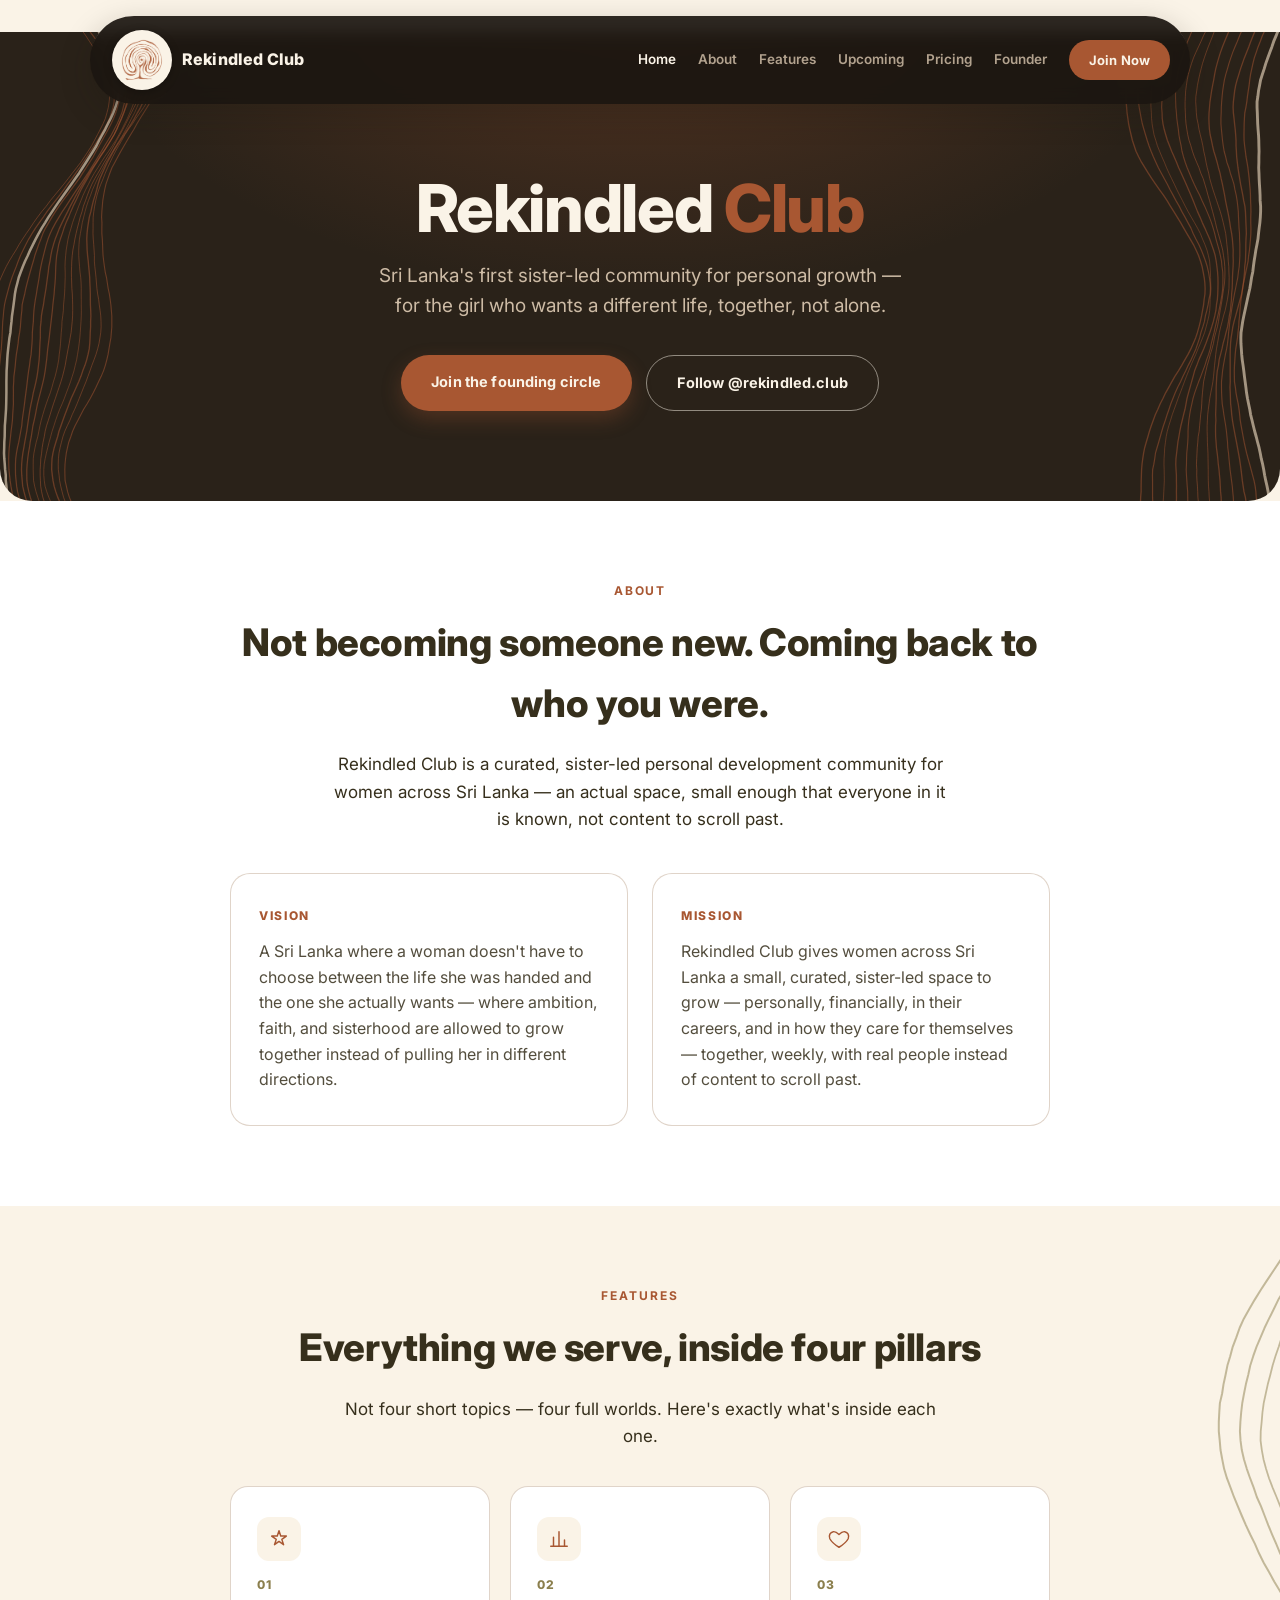
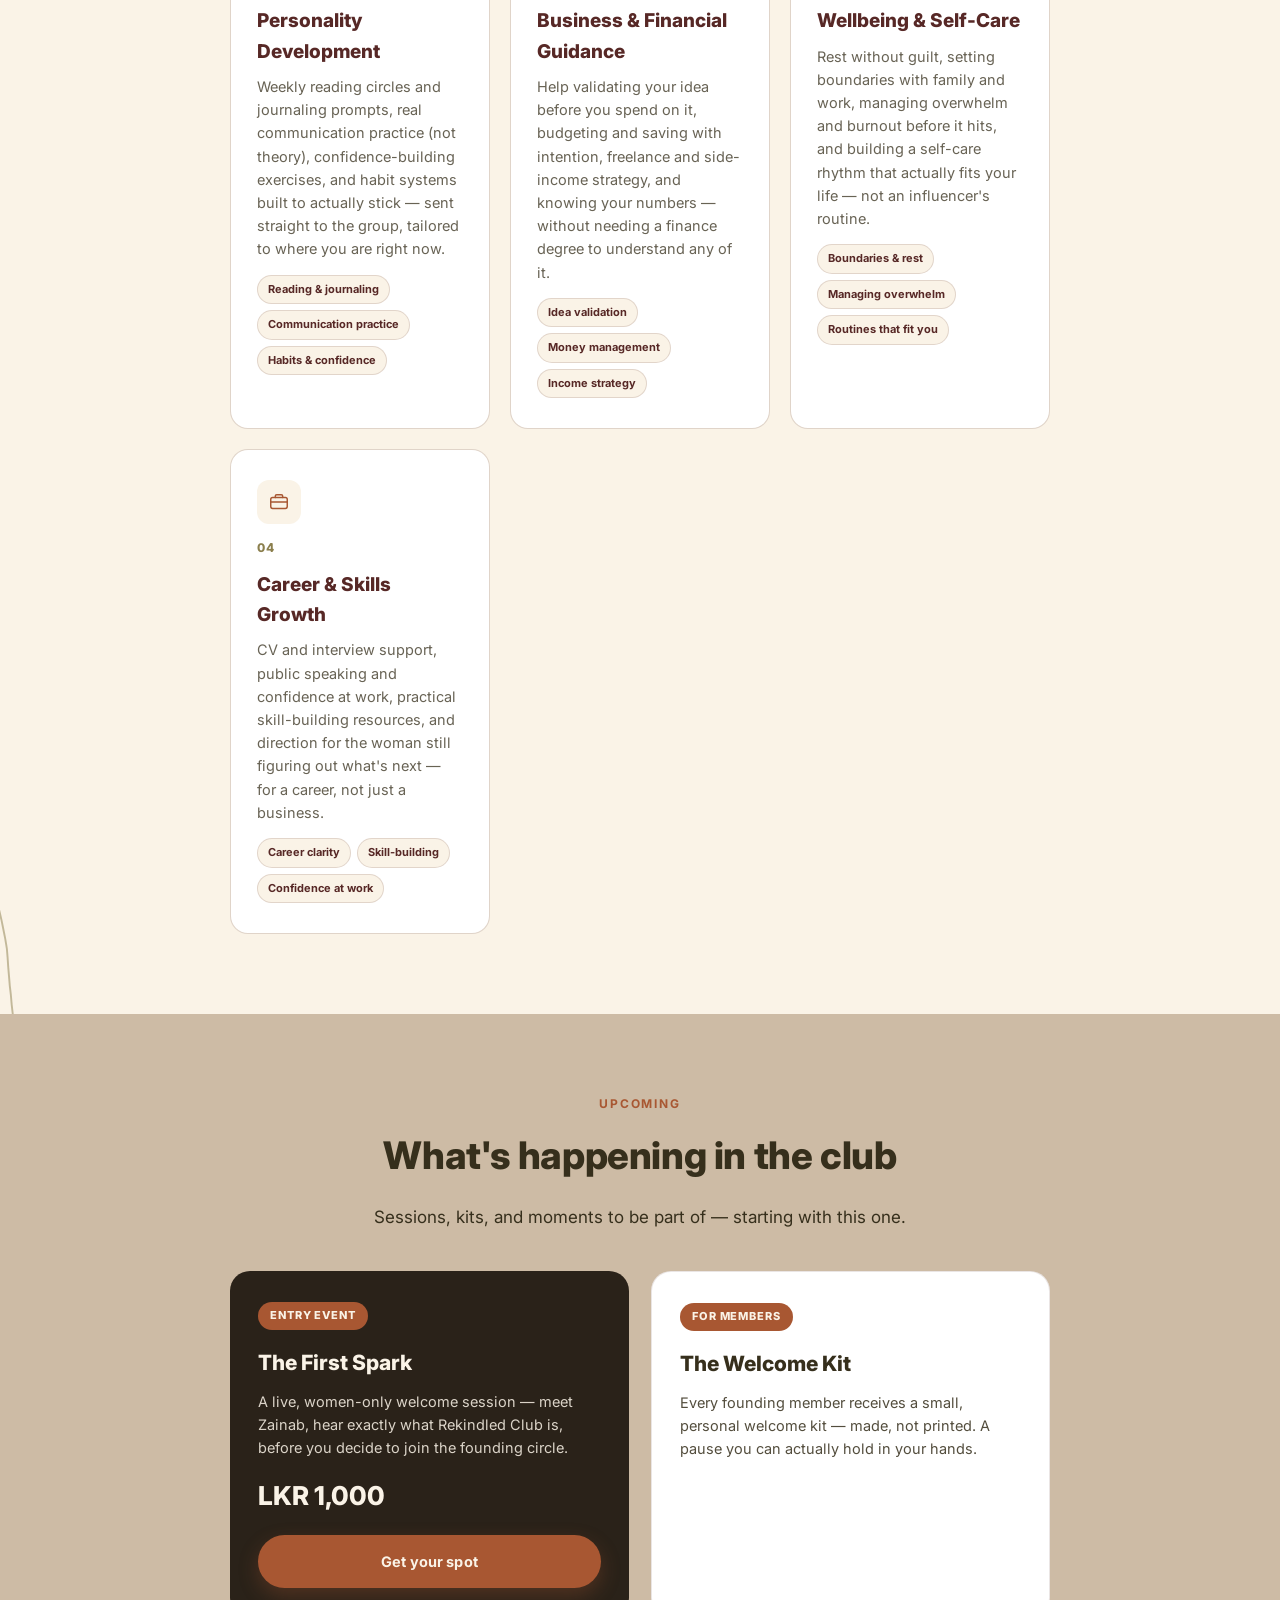
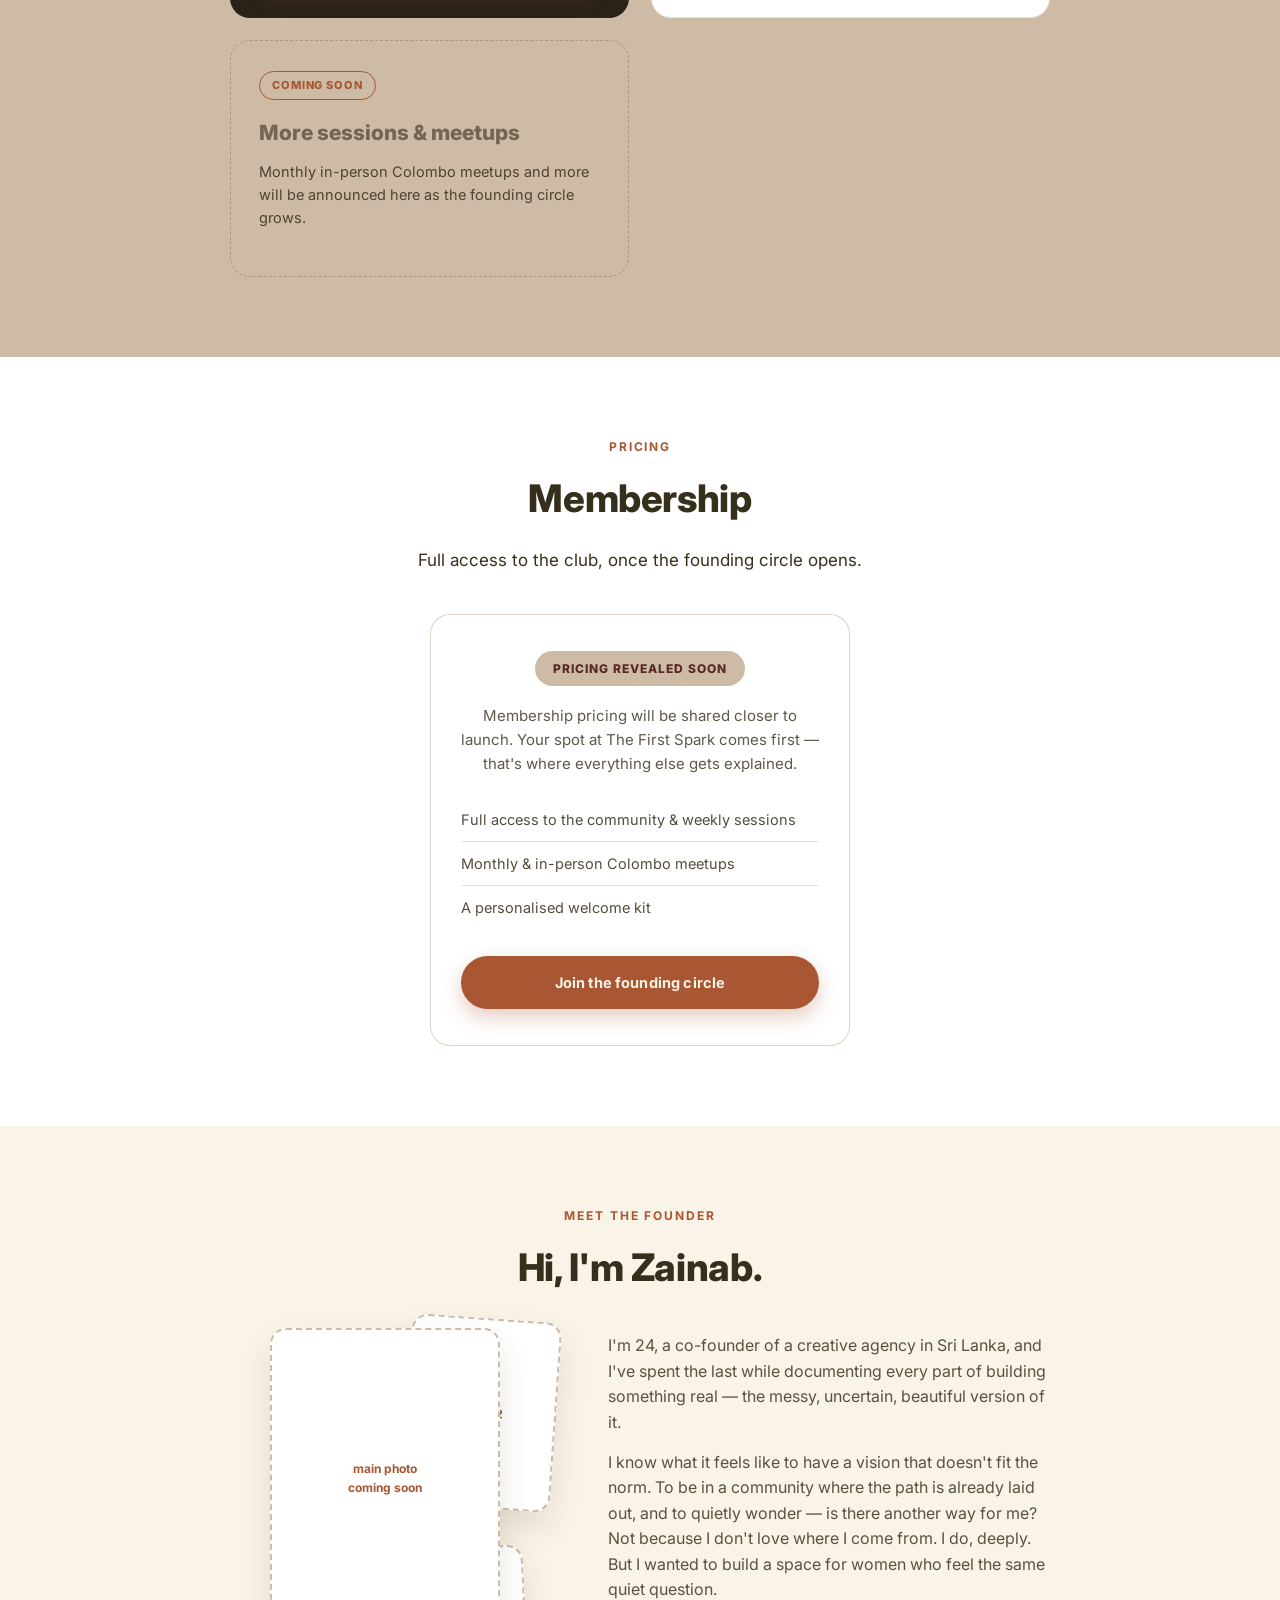
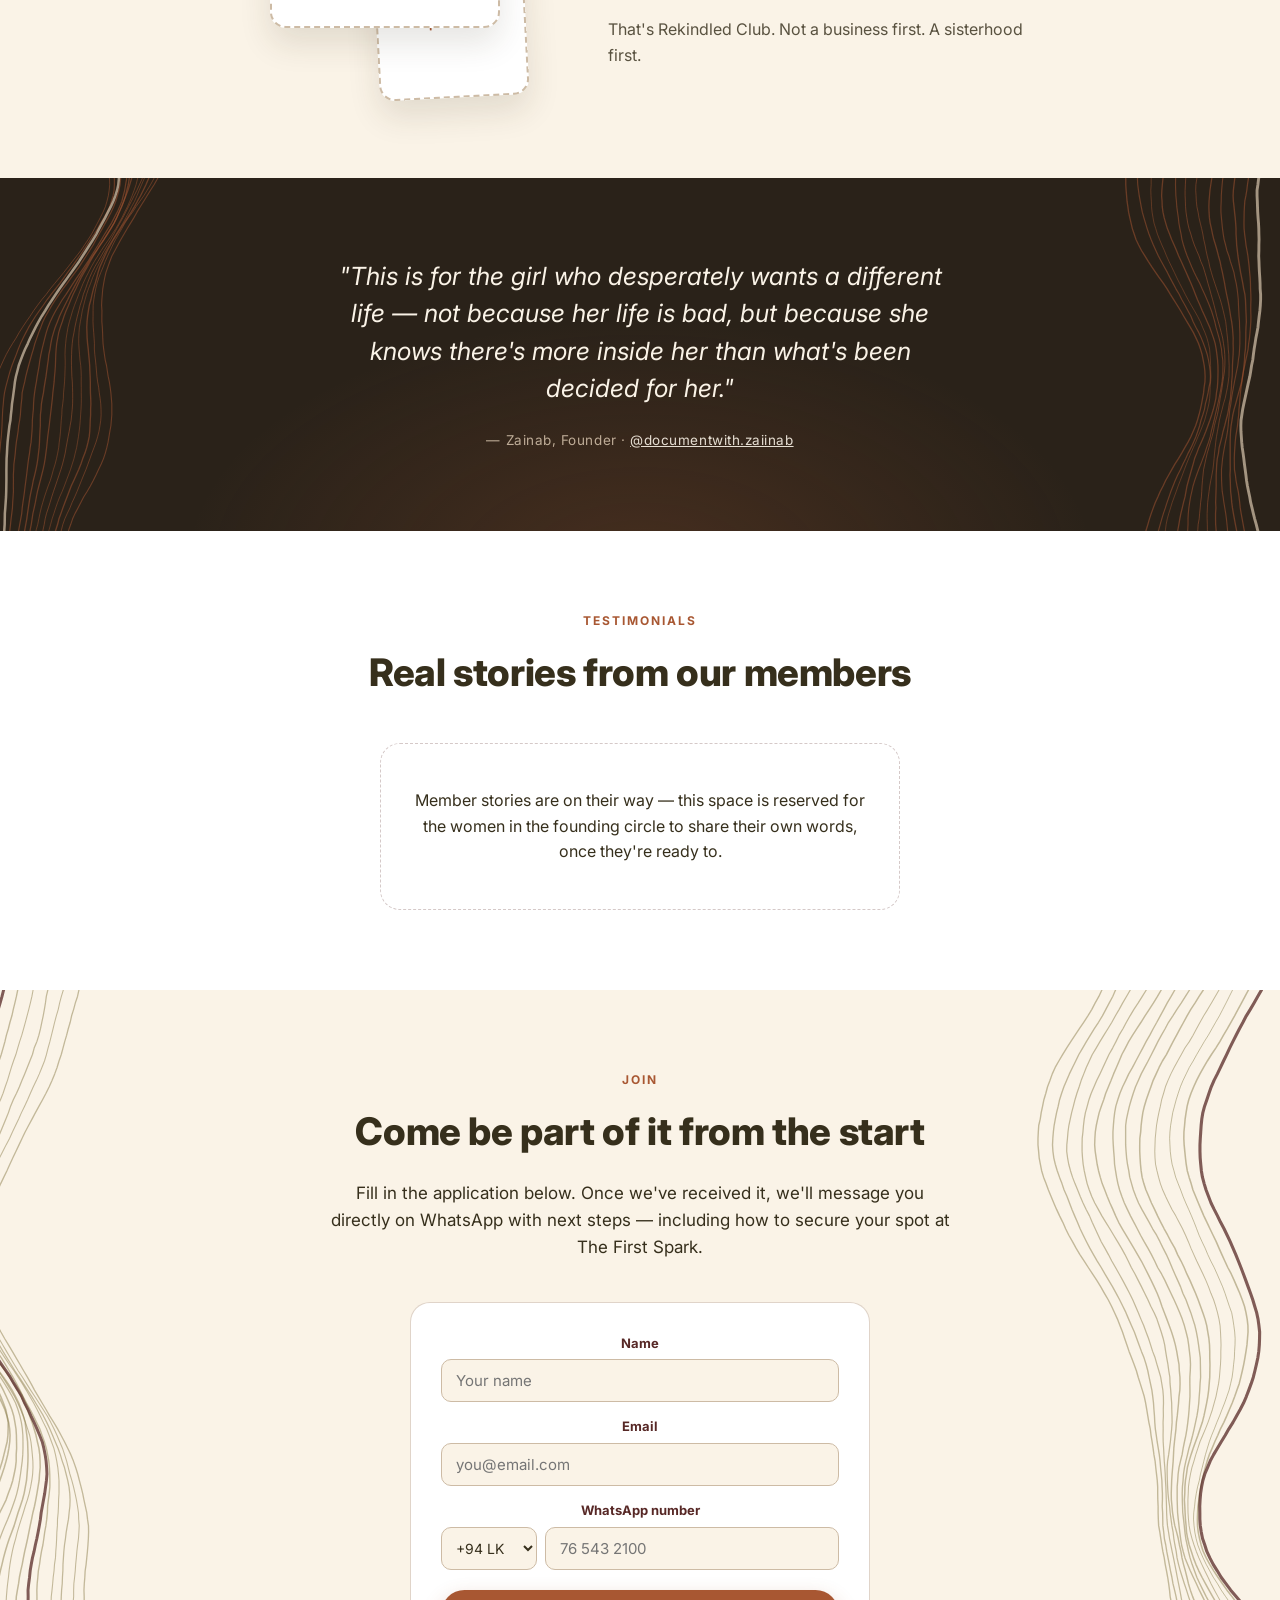
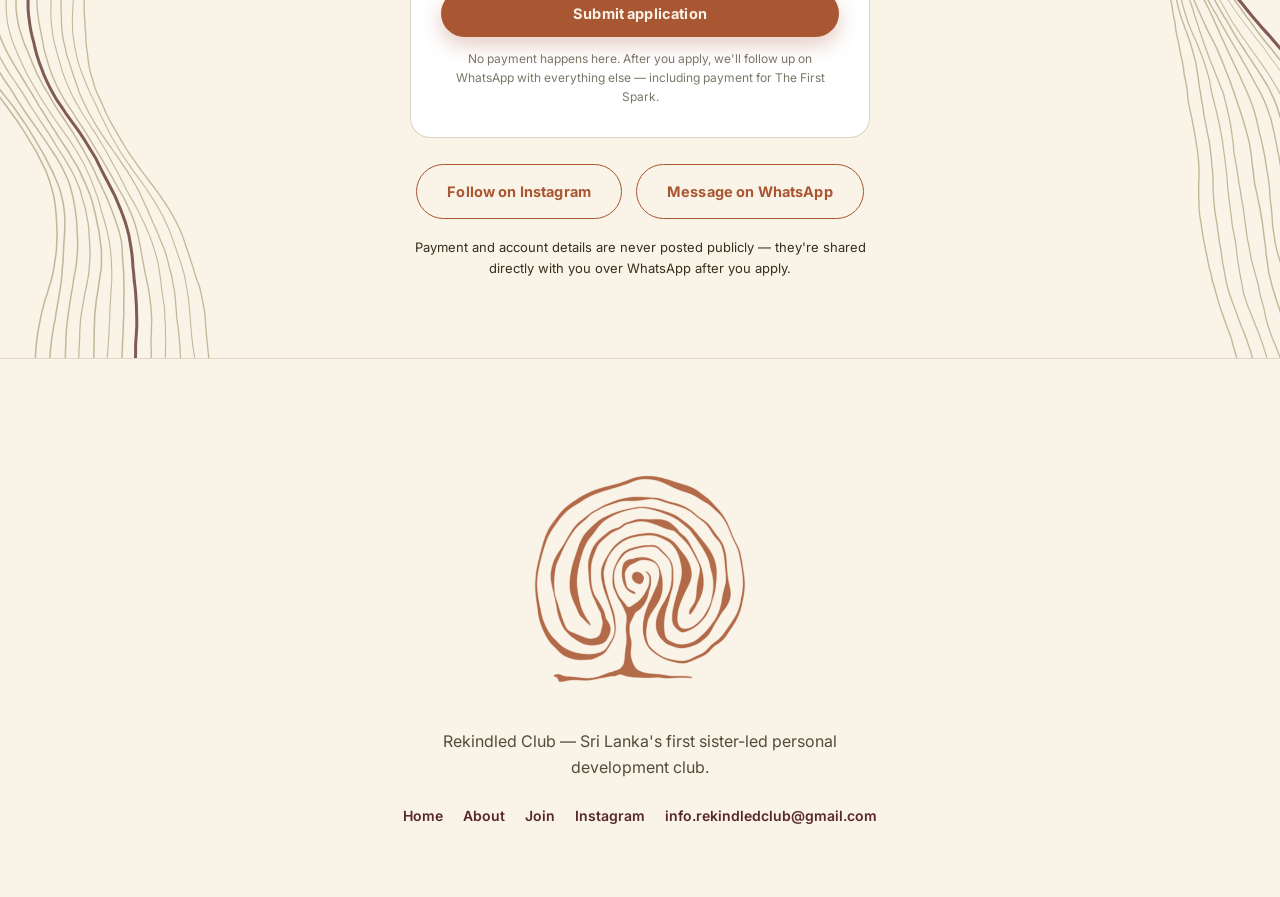
<file: index.html>
<!DOCTYPE html>
<html lang="en">
<head>
<meta charset="UTF-8" />
<meta name="viewport" content="width=device-width, initial-scale=1.0" />
<title>Rekindled Club — for the girl who wants a different life</title>
<meta name="description" content="Rekindled Club — Sri Lanka's first sister-led personal development club. Together, not alone." />
<link rel="stylesheet" href="style.css" />
<link rel="icon" type="image/png" sizes="32x32" href="favicon-32.png" />
<link rel="icon" type="image/png" sizes="16x16" href="favicon-16.png" />
<link rel="apple-touch-icon" sizes="180x180" href="apple-touch-icon.png" />

<!-- META PIXEL — uncomment once you have a Pixel ID from Meta Events Manager, and replace YOUR_PIXEL_ID
<script>
!function(f,b,e,v,n,t,s){if(f.fbq)return;n=f.fbq=function(){n.callMethod?
n.callMethod.apply(n,arguments):n.queue.push(arguments)};if(!f._fbq)f._fbq=n;
n.push=n;n.loaded=!0;n.version='2.0';n.queue=[];t=b.createElement(e);t.async=!0;
t.src=v;s=b.getElementsByTagName(e)[0];s.parentNode.insertBefore(t,s)}(window,
document,'script','https://connect.facebook.net/en_US/fbevents.js');
fbq('init', 'YOUR_PIXEL_ID');
fbq('track', 'PageView');
</script>
-->
</head>
<body>

<nav class="sitenav">
  <a class="brand" href="#home">
    <span class="logo-badge-wrap"><img class="logo-badge" src="logo.png" alt="" height="40" /></span>
    Rekindled Club
  </a>
  <button class="hamburger" id="hamburgerBtn" aria-label="Open menu" aria-expanded="false">
    <span></span><span></span><span></span>
  </button>
  <div class="navlinks" id="navLinks">
    <button class="nav-close" id="navCloseBtn" aria-label="Close menu">&times;</button>
    <a class="page" href="#home">Home</a>
    <a class="page" href="#about">About</a>
    <a class="page" href="#features">Features</a>
    <a class="page" href="#upcoming">Upcoming</a>
    <a class="page" href="#pricing">Pricing</a>
    <a class="page" href="#founder">Founder</a>
    <a class="follow" href="#join">Join Now</a>
  </div>
</nav>

<!-- HOME -->
<header class="hero" id="home">
  <h1 class="title">Rekindled <span class="hl">Club</span></h1>
  <p class="tagline">Sri Lanka's first sister-led community for personal growth — for the girl who wants a different life, together, not alone.</p>
  <div class="cta-row">
    <a class="btn btn-primary" href="#join">Join the founding circle</a>
    <a class="btn btn-ghost" href="https://www.instagram.com/rekindled.club" target="_blank" rel="noopener">Follow @rekindled.club</a>
  </div>
</header>

<!-- ABOUT / VISION+MISSION -->
<section class="white-block" id="about">
  <div class="section-inner">
    <div class="center">
      <h2 class="eyebrow reveal">about</h2>
      <h2 class="headline reveal">Not becoming someone new. Coming back to who you were.</h2>
      <p class="lede reveal">Rekindled Club is a curated, sister-led personal development community for women across Sri Lanka — an actual space, small enough that everyone in it is known, not content to scroll past.</p>
    </div>
    <div class="vm-grid reveal-stagger">
      <div class="vm-card">
        <h3>Vision</h3>
        <p>A Sri Lanka where a woman doesn't have to choose between the life she was handed and the one she actually wants — where ambition, faith, and sisterhood are allowed to grow together instead of pulling her in different directions.</p>
      </div>
      <div class="vm-card">
        <h3>Mission</h3>
        <p>Rekindled Club gives women across Sri Lanka a small, curated, sister-led space to grow — personally, financially, in their careers, and in how they care for themselves — together, weekly, with real people instead of content to scroll past.</p>
      </div>
    </div>
  </div>
</section>

<!-- FEATURES -->
<section id="features">
  <div class="section-inner">
    <h2 class="eyebrow reveal">features</h2>
    <h2 class="headline reveal">Everything we serve, inside four pillars</h2>
    <p class="lede reveal">Not four short topics — four full worlds. Here's exactly what's inside each one.</p>
    <div class="features-grid reveal-stagger" id="featuresGrid">
      <div class="feature-card">
        <div class="ficon"><svg viewBox="0 0 24 24" fill="none" xmlns="http://www.w3.org/2000/svg"><path d="M12 3l1.9 5.8H20l-4.9 3.6 1.9 5.8L12 14.6l-4.9 3.6 1.9-5.8L4 8.8h6.1L12 3z" stroke="currentColor" stroke-width="1.6" stroke-linejoin="round"/></svg></div>
        <div class="num">01</div>
        <h3>Personality Development</h3>
        <p>Weekly reading circles and journaling prompts, real communication practice (not theory), confidence-building exercises, and habit systems built to actually stick — sent straight to the group, tailored to where you are right now.</p>
        <div class="feature-tags"><span>Reading &amp; journaling</span><span>Communication practice</span><span>Habits &amp; confidence</span></div>
      </div>
      <div class="feature-card">
        <div class="ficon"><svg viewBox="0 0 24 24" fill="none" xmlns="http://www.w3.org/2000/svg"><path d="M3 20h18M6 20V10m6 10V4m6 16v-7" stroke="currentColor" stroke-width="1.6" stroke-linecap="round" stroke-linejoin="round"/></svg></div>
        <div class="num">02</div>
        <h3>Business &amp; Financial Guidance</h3>
        <p>Help validating your idea before you spend on it, budgeting and saving with intention, freelance and side-income strategy, and knowing your numbers — without needing a finance degree to understand any of it.</p>
        <div class="feature-tags"><span>Idea validation</span><span>Money management</span><span>Income strategy</span></div>
      </div>
      <div class="feature-card">
        <div class="ficon"><svg viewBox="0 0 24 24" fill="none" xmlns="http://www.w3.org/2000/svg"><path d="M12 21s-7.5-4.6-10-9.3C.5 8 2.3 4.5 5.8 4c2-.3 3.8.7 6.2 3 2.4-2.3 4.2-3.3 6.2-3 3.5.5 5.3 4 3.8 7.7C19.5 16.4 12 21 12 21z" stroke="currentColor" stroke-width="1.6" stroke-linejoin="round"/></svg></div>
        <div class="num">03</div>
        <h3>Wellbeing &amp; Self-Care</h3>
        <p>Rest without guilt, setting boundaries with family and work, managing overwhelm and burnout before it hits, and building a self-care rhythm that actually fits your life — not an influencer's routine.</p>
        <div class="feature-tags"><span>Boundaries &amp; rest</span><span>Managing overwhelm</span><span>Routines that fit you</span></div>
      </div>
      <div class="feature-card">
        <div class="ficon"><svg viewBox="0 0 24 24" fill="none" xmlns="http://www.w3.org/2000/svg"><rect x="3" y="7" width="18" height="12" rx="2" stroke="currentColor" stroke-width="1.6"/><path d="M8 7V5.5A1.5 1.5 0 019.5 4h5A1.5 1.5 0 0116 5.5V7M3 12h18" stroke="currentColor" stroke-width="1.6" stroke-linecap="round"/></svg></div>
        <div class="num">04</div>
        <h3>Career &amp; Skills Growth</h3>
        <p>CV and interview support, public speaking and confidence at work, practical skill-building resources, and direction for the woman still figuring out what's next — for a career, not just a business.</p>
        <div class="feature-tags"><span>Career clarity</span><span>Skill-building</span><span>Confidence at work</span></div>
      </div>
    </div>
    <div class="slider-dots" id="featuresDots">
      <span class="dot active"></span><span class="dot"></span><span class="dot"></span><span class="dot"></span>
    </div>
  </div>
</section>

<!-- UPCOMING -->
<section class="upcoming" id="upcoming">
  <div class="section-inner">
    <h2 class="eyebrow reveal">upcoming</h2>
    <h2 class="headline reveal">What's happening in the club</h2>
    <p class="lede reveal">Sessions, kits, and moments to be part of — starting with this one.</p>
    <div class="event-grid reveal-stagger">
      <div class="event-card highlight">
        <span class="event-tag">Entry Event</span>
        <h3>The First Spark</h3>
        <p>A live, women-only welcome session — meet Zainab, hear exactly what Rekindled Club is, before you decide to join the founding circle.</p>
        <div class="event-price">LKR 1,000</div>
        <a class="btn btn-primary" href="#join" style="width:100%;text-align:center;">Get your spot</a>
      </div>
      <div class="event-card">
        <span class="event-tag">For Members</span>
        <h3>The Welcome Kit</h3>
        <p>Every founding member receives a small, personal welcome kit — made, not printed. A pause you can actually hold in your hands.</p>
      </div>
      <div class="event-card soon">
        <span class="event-tag" style="background:transparent;color:var(--rust);border:1px solid var(--rust);">Coming Soon</span>
        <h3>More sessions &amp; meetups</h3>
        <p>Monthly in-person Colombo meetups and more will be announced here as the founding circle grows.</p>
      </div>
    </div>
  </div>
</section>

<!-- PRICING -->
<section class="white-block" id="pricing">
  <div class="section-inner center">
    <h2 class="eyebrow reveal">pricing</h2>
    <h2 class="headline reveal">Membership</h2>
    <p class="lede reveal">Full access to the club, once the founding circle opens.</p>
    <div class="pricing-card reveal">
      <span class="coming-soon-badge">Pricing revealed soon</span>
      <p class="big">Membership pricing will be shared closer to launch. Your spot at The First Spark comes first — that's where everything else gets explained.</p>
      <ul>
        <li>Full access to the community &amp; weekly sessions</li>
        <li>Monthly &amp; in-person Colombo meetups</li>
        <li>A personalised welcome kit</li>
      </ul>
      <a class="btn btn-primary" href="#join" style="width:100%;">Join the founding circle</a>
    </div>
  </div>
</section>

<!-- FOUNDER -->
<section id="founder">
  <div class="section-inner">
    <div class="center">
      <h2 class="eyebrow reveal">meet the founder</h2>
      <h2 class="headline reveal">Hi, I'm Zainab.</h2>
    </div>
    <div class="founder-wrap reveal">
      <div class="collage" id="founderCollage">
        <!-- PHOTO placeholders: replace each with a real <img> once photos are sent -->
        <div class="ph ph-main">main photo<br/>coming soon</div>
        <div class="ph ph-2">photo 2</div>
        <div class="ph ph-3">photo 3</div>
      </div>
      <div class="slider-dots founder-dots" id="founderDots">
        <span class="dot active"></span><span class="dot"></span><span class="dot"></span>
      </div>
      <div class="founder-copy">
        <p>I'm 24, a co-founder of a creative agency in Sri Lanka, and I've spent the last while documenting every part of building something real — the messy, uncertain, beautiful version of it.</p>
        <p>I know what it feels like to have a vision that doesn't fit the norm. To be in a community where the path is already laid out, and to quietly wonder — is there another way for me? Not because I don't love where I come from. I do, deeply. But I wanted to build a space for women who feel the same quiet question.</p>
        <p>That's Rekindled Club. Not a business first. A sisterhood first.</p>
      </div>
    </div>
  </div>
</section>

<section class="founder-quote reveal">
  <div class="section-inner">
    <blockquote>"This is for the girl who desperately wants a different life — not because her life is bad, but because she knows there's more inside her than what's been decided for her."</blockquote>
    <p class="byline">— Zainab, Founder · <a href="https://www.instagram.com/documentwith.zaiinab" target="_blank" rel="noopener">@documentwith.zaiinab</a></p>
  </div>
</section>

<!-- TESTIMONIALS -->
<section class="white-block" id="testimonials">
  <div class="section-inner center">
    <h2 class="eyebrow reveal">testimonials</h2>
    <h2 class="headline reveal">Real stories from our members</h2>
    <div class="testimonial-soon reveal">
      Member stories are on their way — this space is reserved for the women in the founding circle to share their own words, once they're ready to.
    </div>
  </div>
</section>

<!-- JOIN / APPLICATION FORM -->
<section id="join">
  <div class="section-inner center">
    <h2 class="eyebrow reveal">join</h2>
    <h2 class="headline reveal">Come be part of it from the start</h2>
    <p class="lede reveal">Fill in the application below. Once we've received it, we'll message you directly on WhatsApp with next steps — including how to secure your spot at The First Spark.</p>

    <!--
      APPLICATION FORM — wired to Brevo. Submissions land in the "Rekindled Club Applicants"
      list. The visual design here is entirely custom (your .leadform CSS) — only the field
      names/ids (FIRSTNAME, WHATSAPP, WHATSAPP__COUNTRY_CODE, EMAIL), the hidden anti-spam/
      locale fields, and the form action URL came from Brevo's generated embed code. Do not
      rename those or Brevo won't recognize the submitted fields — confirmed directly against
      Brevo's endpoint that "WHATSAPP" is this form's real, required attribute name (renaming
      it to "SMS" gets rejected outright). If the number isn't visible on a contact's
      Information card in the dashboard, it's a display/column setting, not a data problem —
      see the note added in the chat about using "Customize columns" or search to find it.
    -->
    <div id="success-message" class="sib-form-message-panel leadform-msg leadform-msg--success">
      <span class="sib-form-message-panel__inner-text">Thank you for applying to Rekindled Club — we're so glad you're here. We'll be reaching out to you directly on WhatsApp with next steps.</span>
    </div>
    <div id="error-message" class="sib-form-message-panel leadform-msg leadform-msg--error">
      <span class="sib-form-message-panel__inner-text">Your application could not be sent. Please check your details and try again, or message us directly on WhatsApp.</span>
    </div>

    <form id="sib-form" class="leadform reveal" method="POST" action="https://28890400.sibforms.com/serve/[base64]">
      <label for="FIRSTNAME">Name</label>
      <input class="input" type="text" id="FIRSTNAME" name="FIRSTNAME" maxlength="200" autocomplete="off" placeholder="Your name" required />

      <label for="EMAIL">Email</label>
      <input class="input" type="email" id="EMAIL" name="EMAIL" autocomplete="off" placeholder="you@email.com" required />

      <label for="WHATSAPP">WhatsApp number</label>
      <div class="whatsapp-row">
        <select class="input whatsapp-code" name="WHATSAPP__COUNTRY_CODE" aria-label="Country code">
          <option value="+94" selected>+94 LK</option>
          <option value="+91">+91 IN</option>
          <option value="+44">+44 GB</option>
          <option value="+1">+1 US</option>
          <option value="+61">+61 AU</option>
          <option value="+971">+971 AE</option>
          <option value="+65">+65 SG</option>
        </select>
        <input class="input" type="tel" id="WHATSAPP" name="WHATSAPP" autocomplete="off" placeholder="76 543 2100" required />
      </div>

      <input type="text" name="email_address_check" value="" class="input--hidden" tabindex="-1" autocomplete="off" />
      <input type="hidden" name="locale" value="en" />

      <button type="submit" class="btn btn-primary">Submit application</button>
      <p class="note">No payment happens here. After you apply, we'll follow up on WhatsApp with everything else — including payment for The First Spark.</p>
    </form>

    <div class="join-links reveal">
      <a class="btn btn-ghost on-light" href="https://www.instagram.com/rekindled.club" target="_blank" rel="noopener">Follow on Instagram</a>
      <a class="btn btn-ghost on-light" href="https://wa.me/94756339012" target="_blank" rel="noopener">Message on WhatsApp</a>
    </div>
    <p class="payment-note reveal">Payment and account details are never posted publicly — they're shared directly with you over WhatsApp after you apply.</p>
  </div>
</section>

<footer>
  <img class="footer-logo" src="logo.png" alt="Rekindled Club" height="80" />
  <p>Rekindled Club — Sri Lanka's first sister-led personal development club.</p>
  <div class="footlinks">
    <a href="#home">Home</a>
    <a href="#about">About</a>
    <a href="#join">Join</a>
    <a href="https://www.instagram.com/rekindled.club" target="_blank" rel="noopener">Instagram</a>
    <a href="mailto:info.rekindledclub@gmail.com">info.rekindledclub@gmail.com</a>
  </div>
</footer>

<!-- The Join form submits straight to Brevo's endpoint via our own fetch() call in
     script.js (see submitJoinForm). Brevo's own "main.js" widget script was tried
     first but throws an internal error on submit on this page (a bug on their end
     unrelated to our markup) which silently blocked every submission — so we talk
     to their endpoint directly instead, which is what their own script does under
     the hood anyway. -->
<script src="script.js"></script>
</body>
</html>
</file>
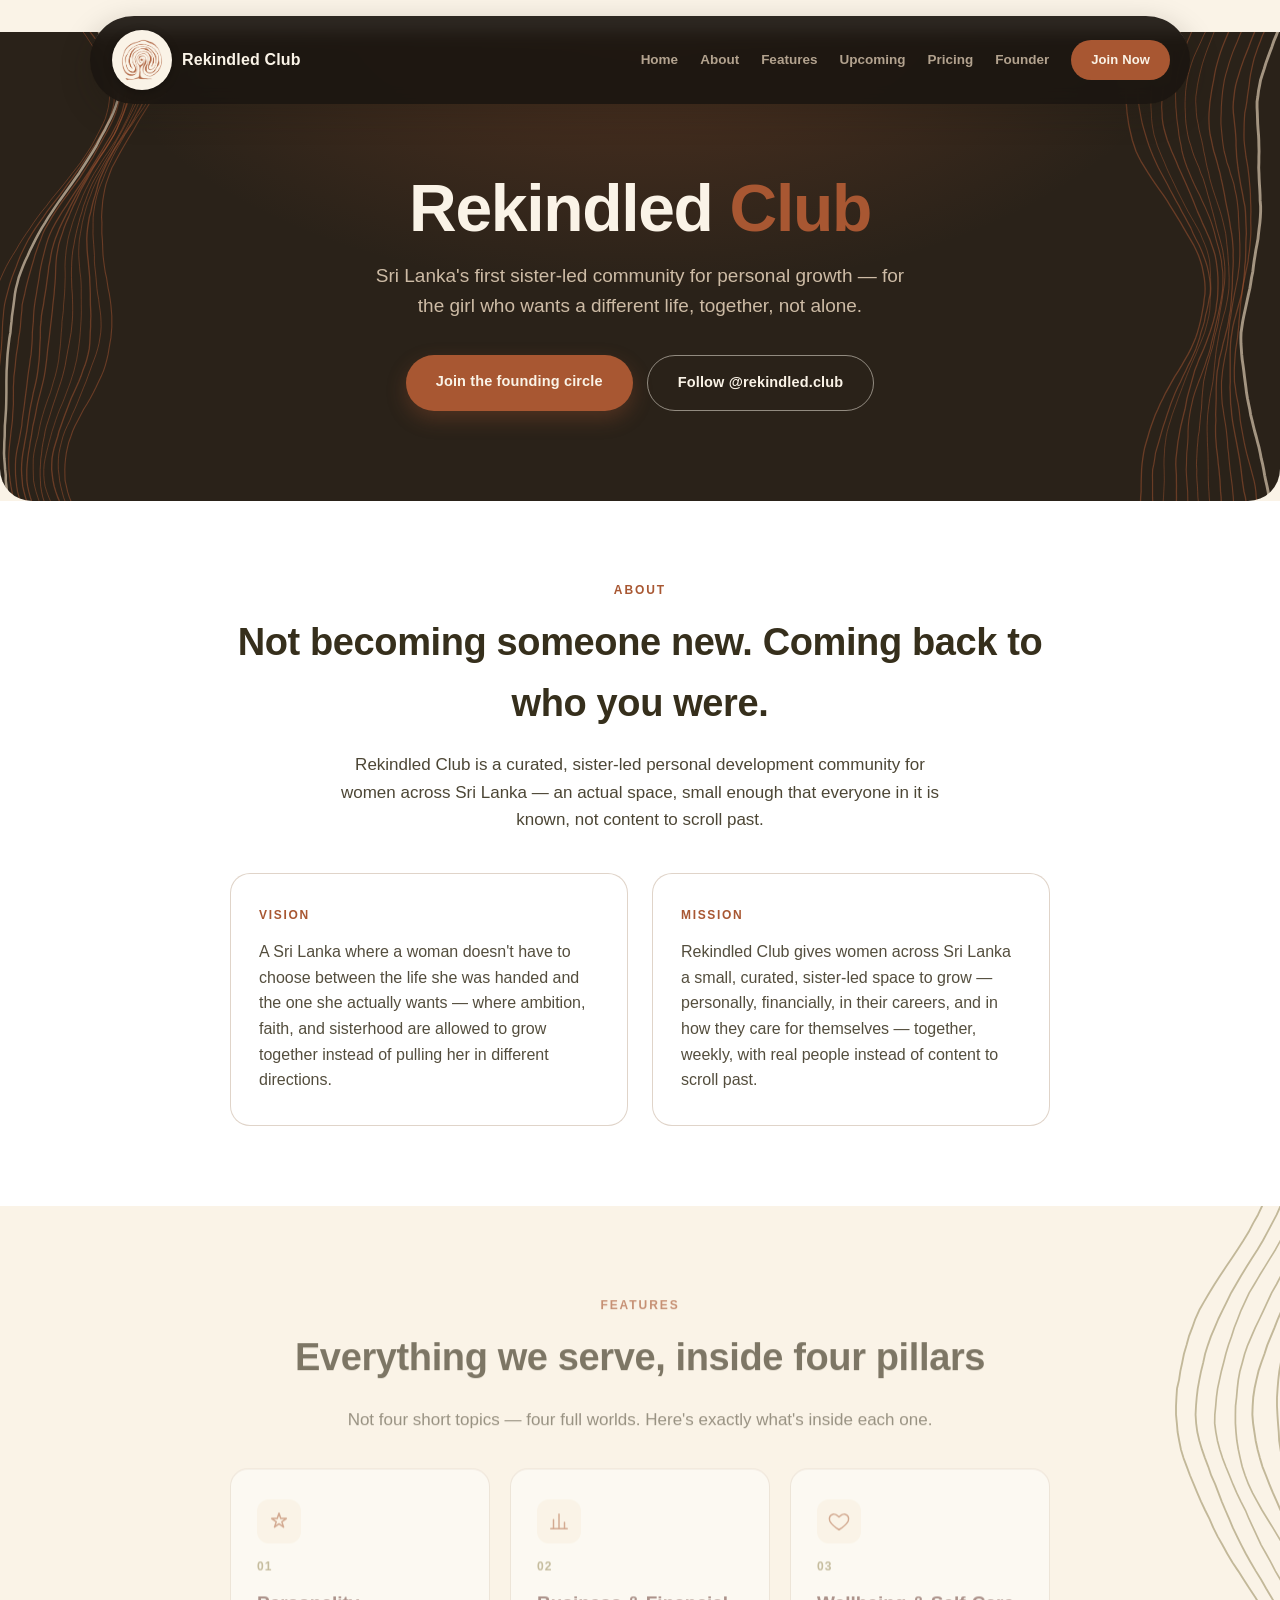
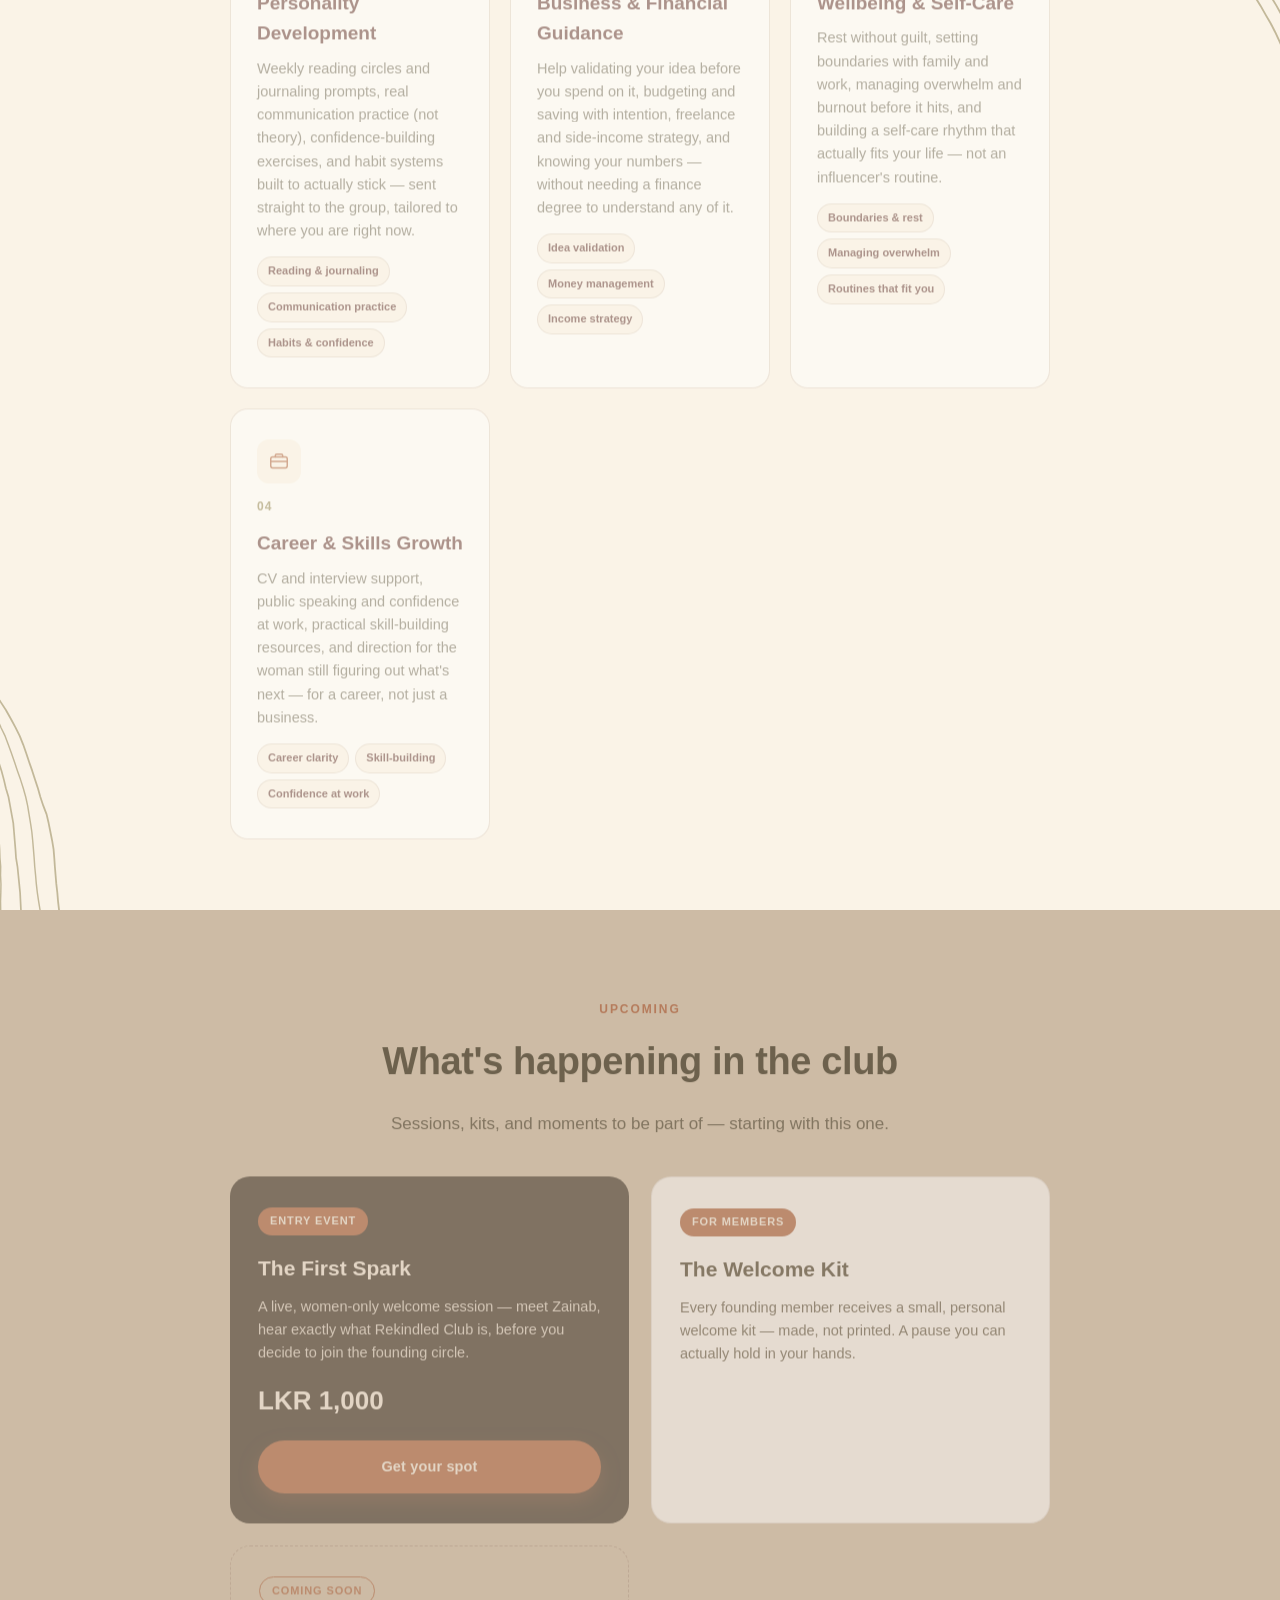
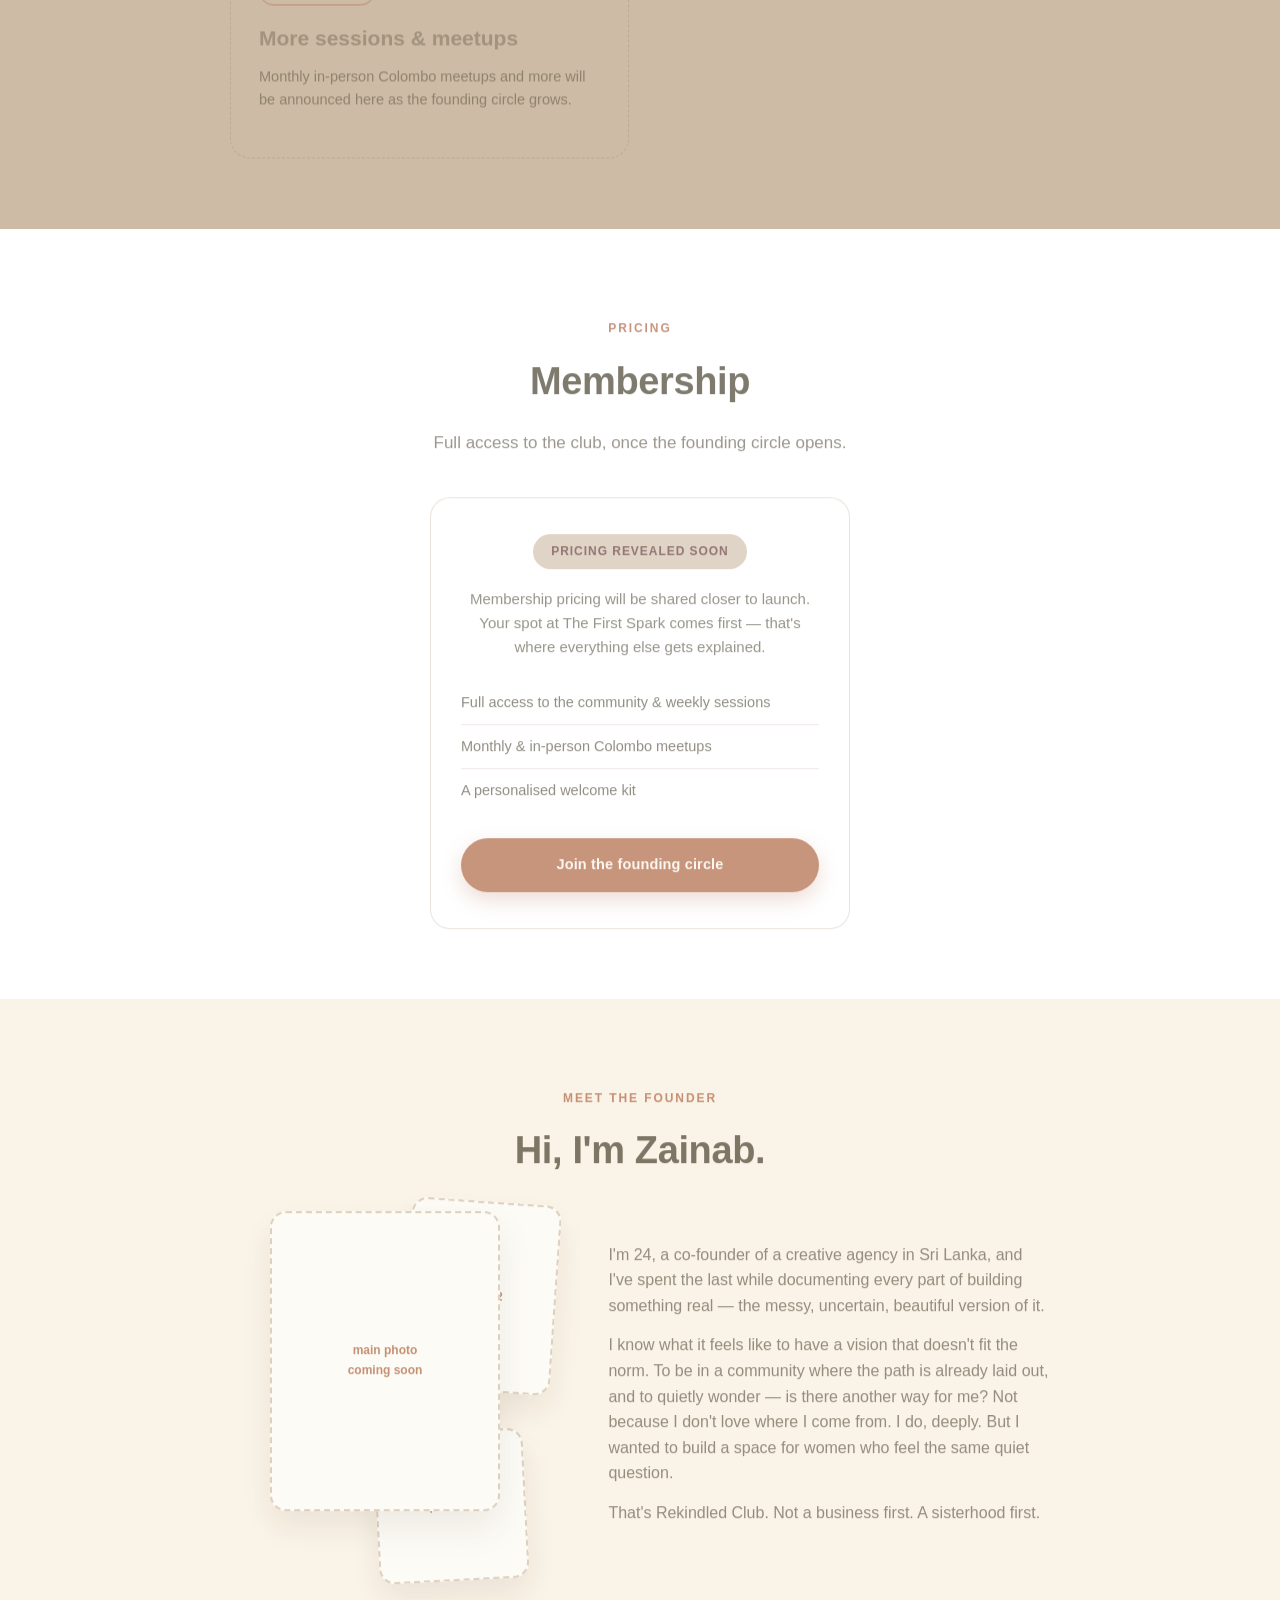
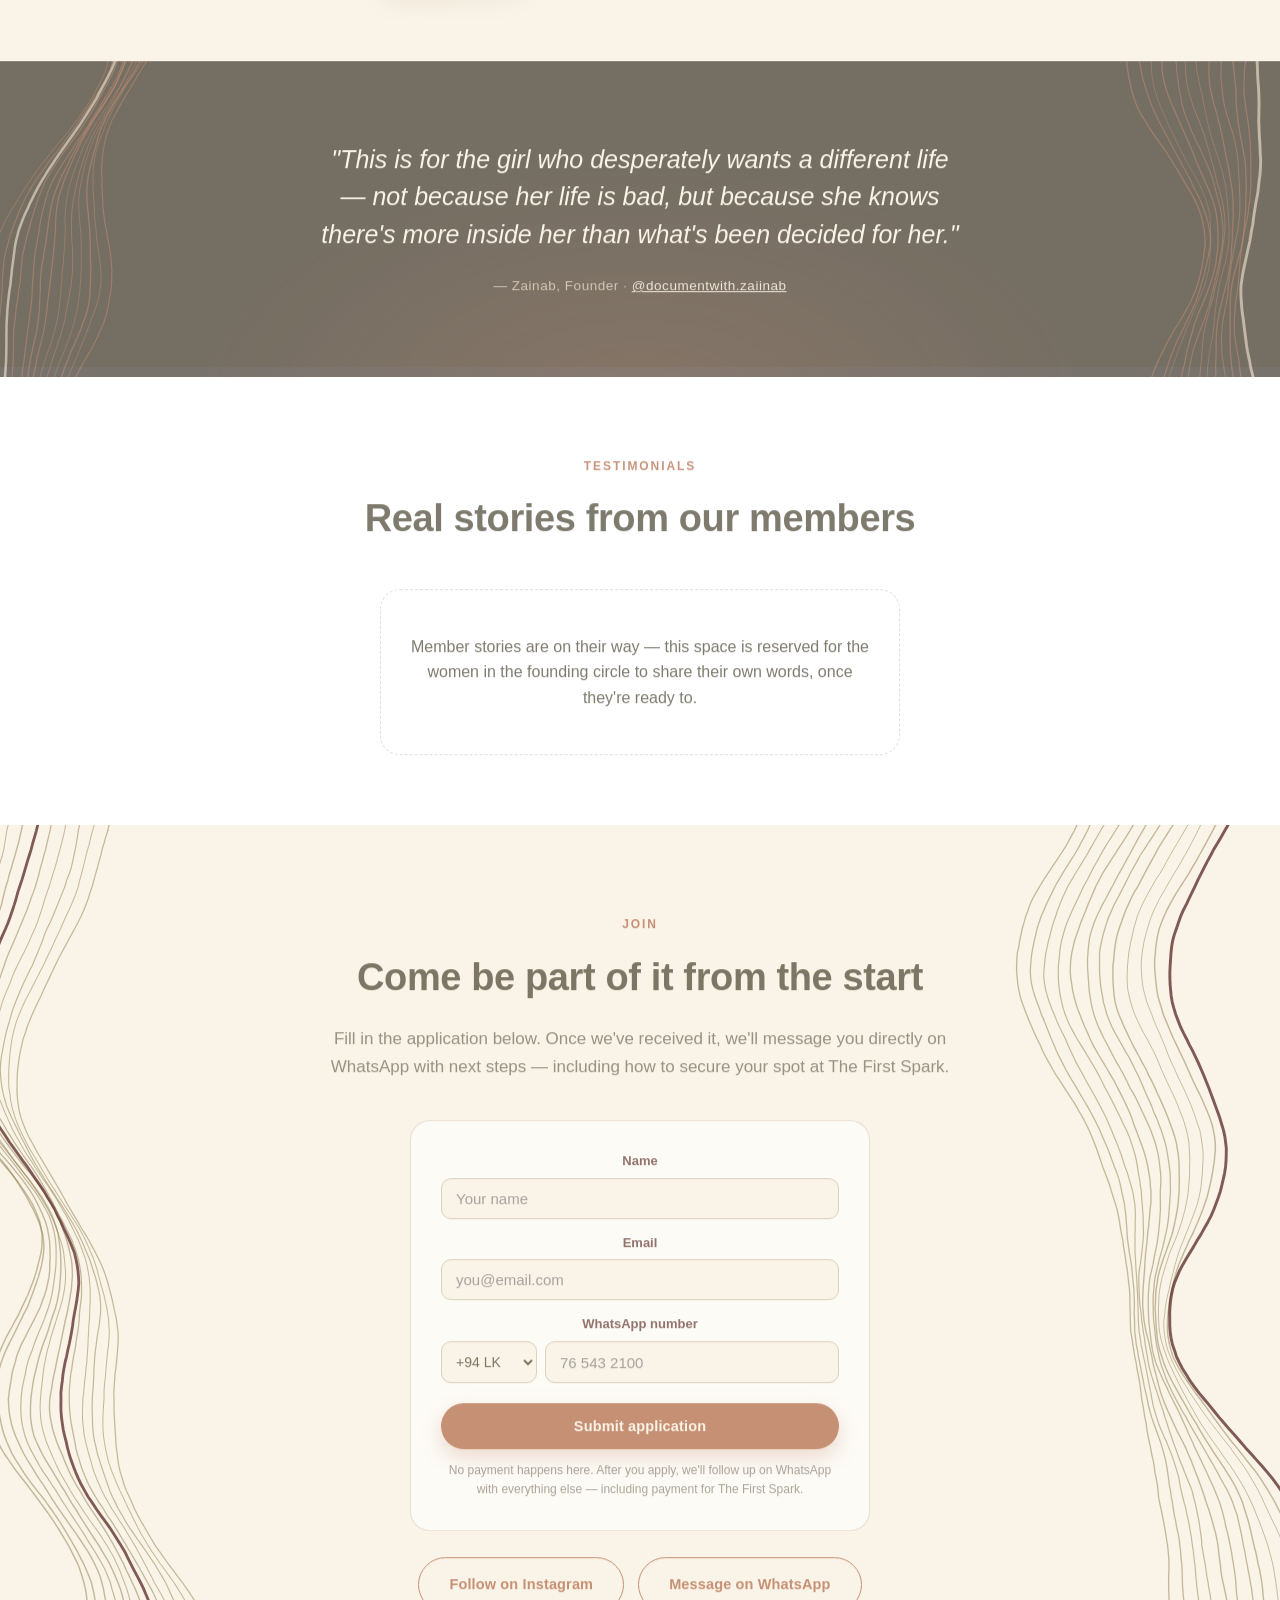
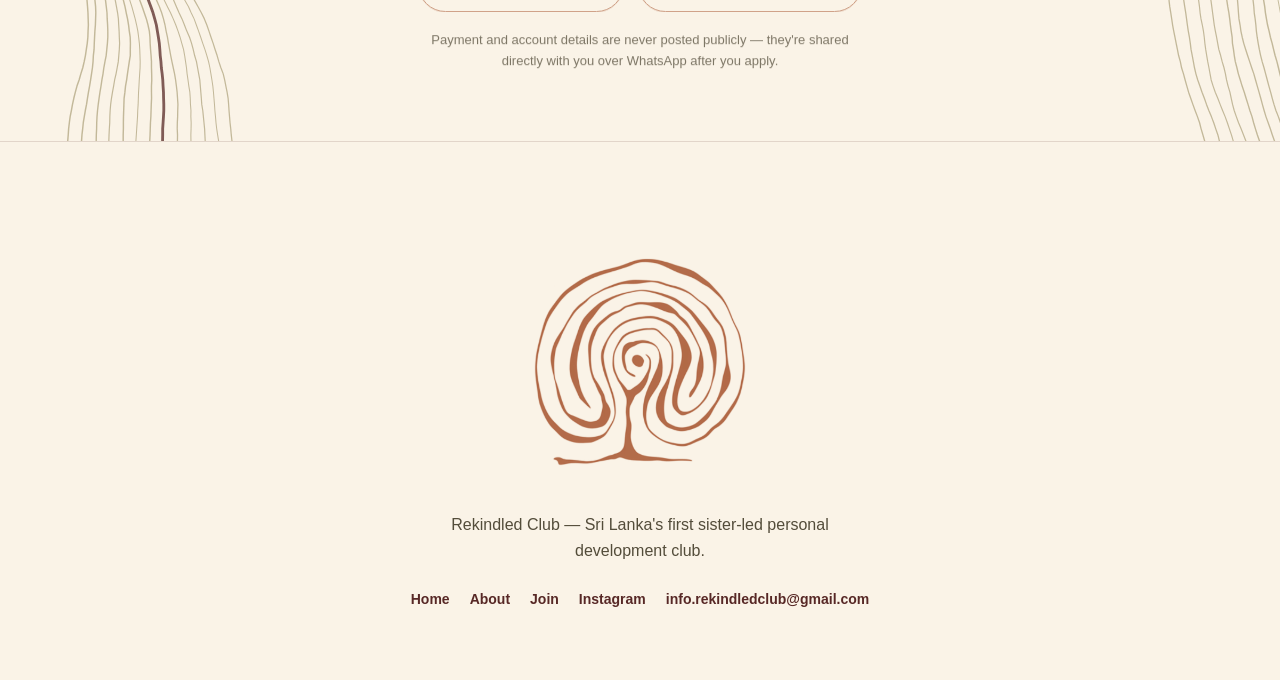
<file: about.html>
<!DOCTYPE html>
<html lang="en">
<head>
<meta charset="UTF-8" />
<meta http-equiv="refresh" content="0; url=index.html#about" />
<link rel="canonical" href="index.html#about" />
<title>Rekindled Club — About</title>
</head>
<body>
<p>Redirecting to <a href="index.html#about">Rekindled Club — About</a>…</p>
</body>
</html>
</file>
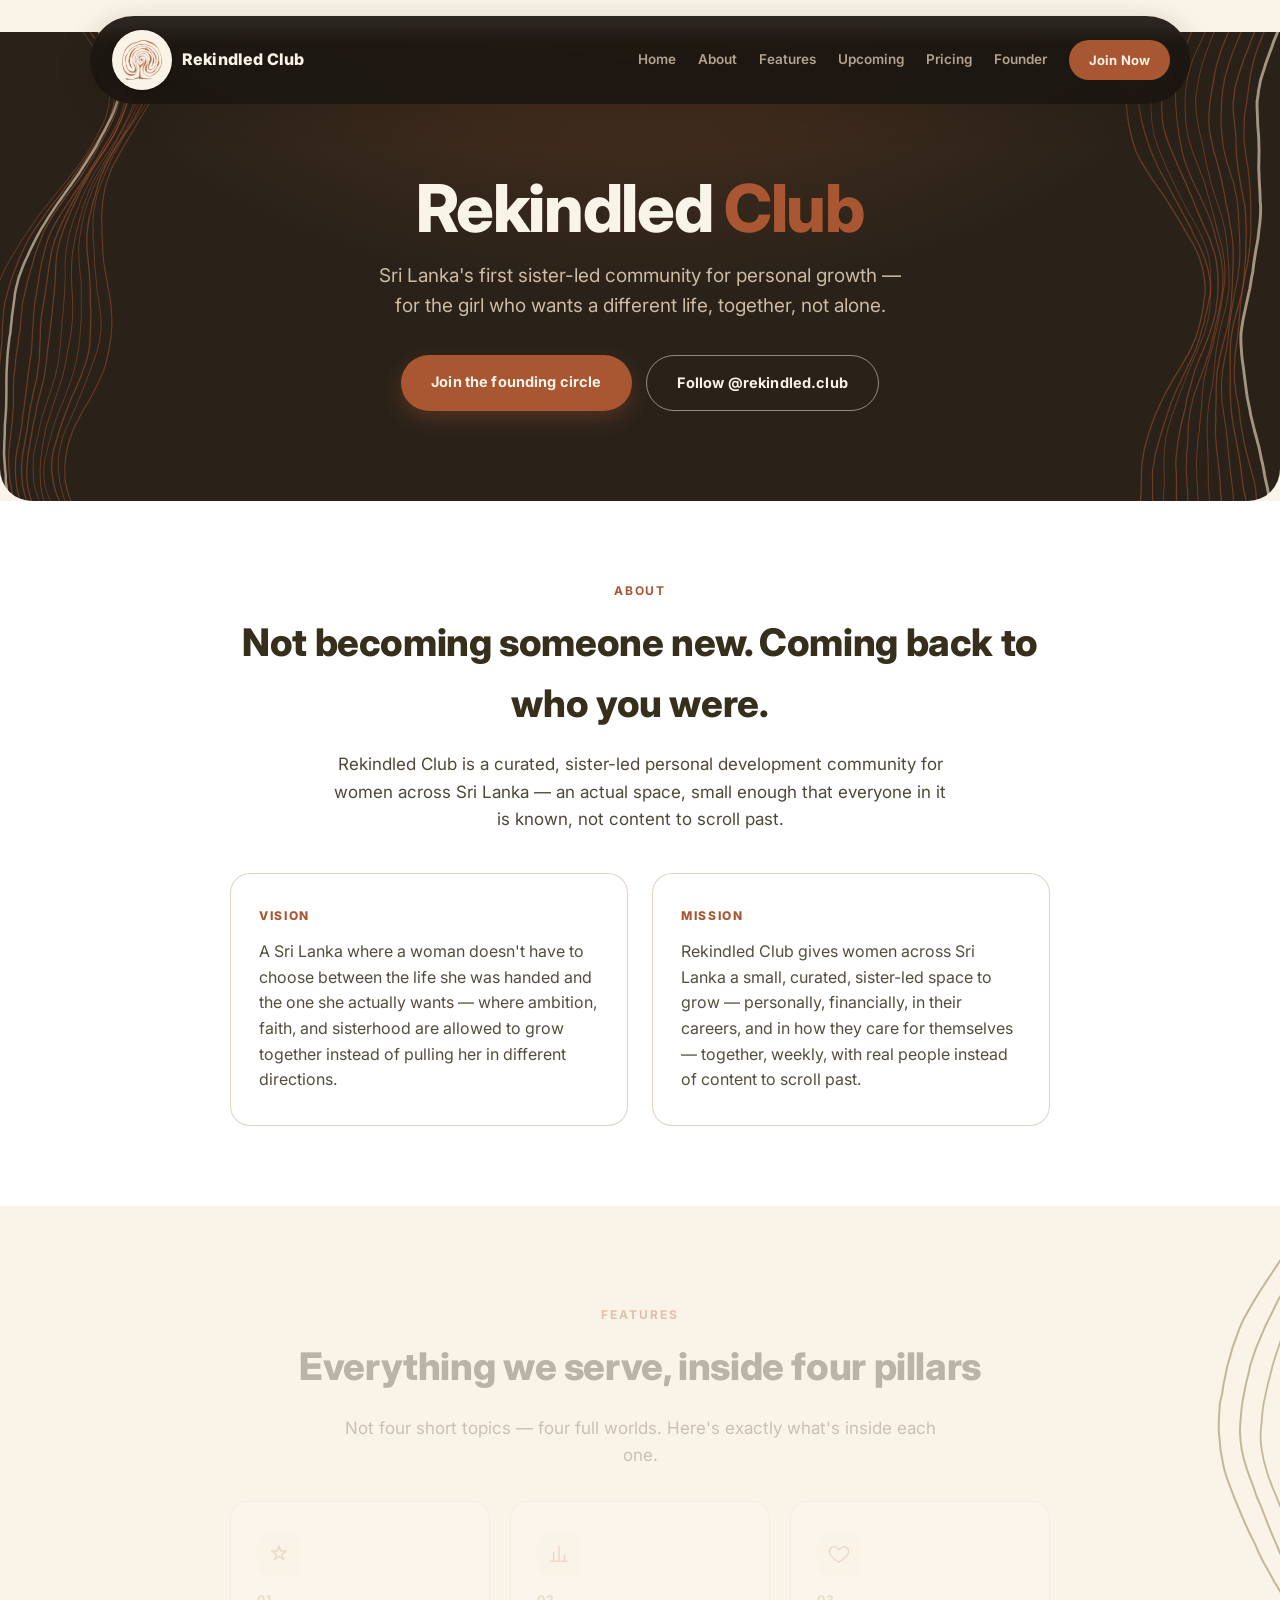
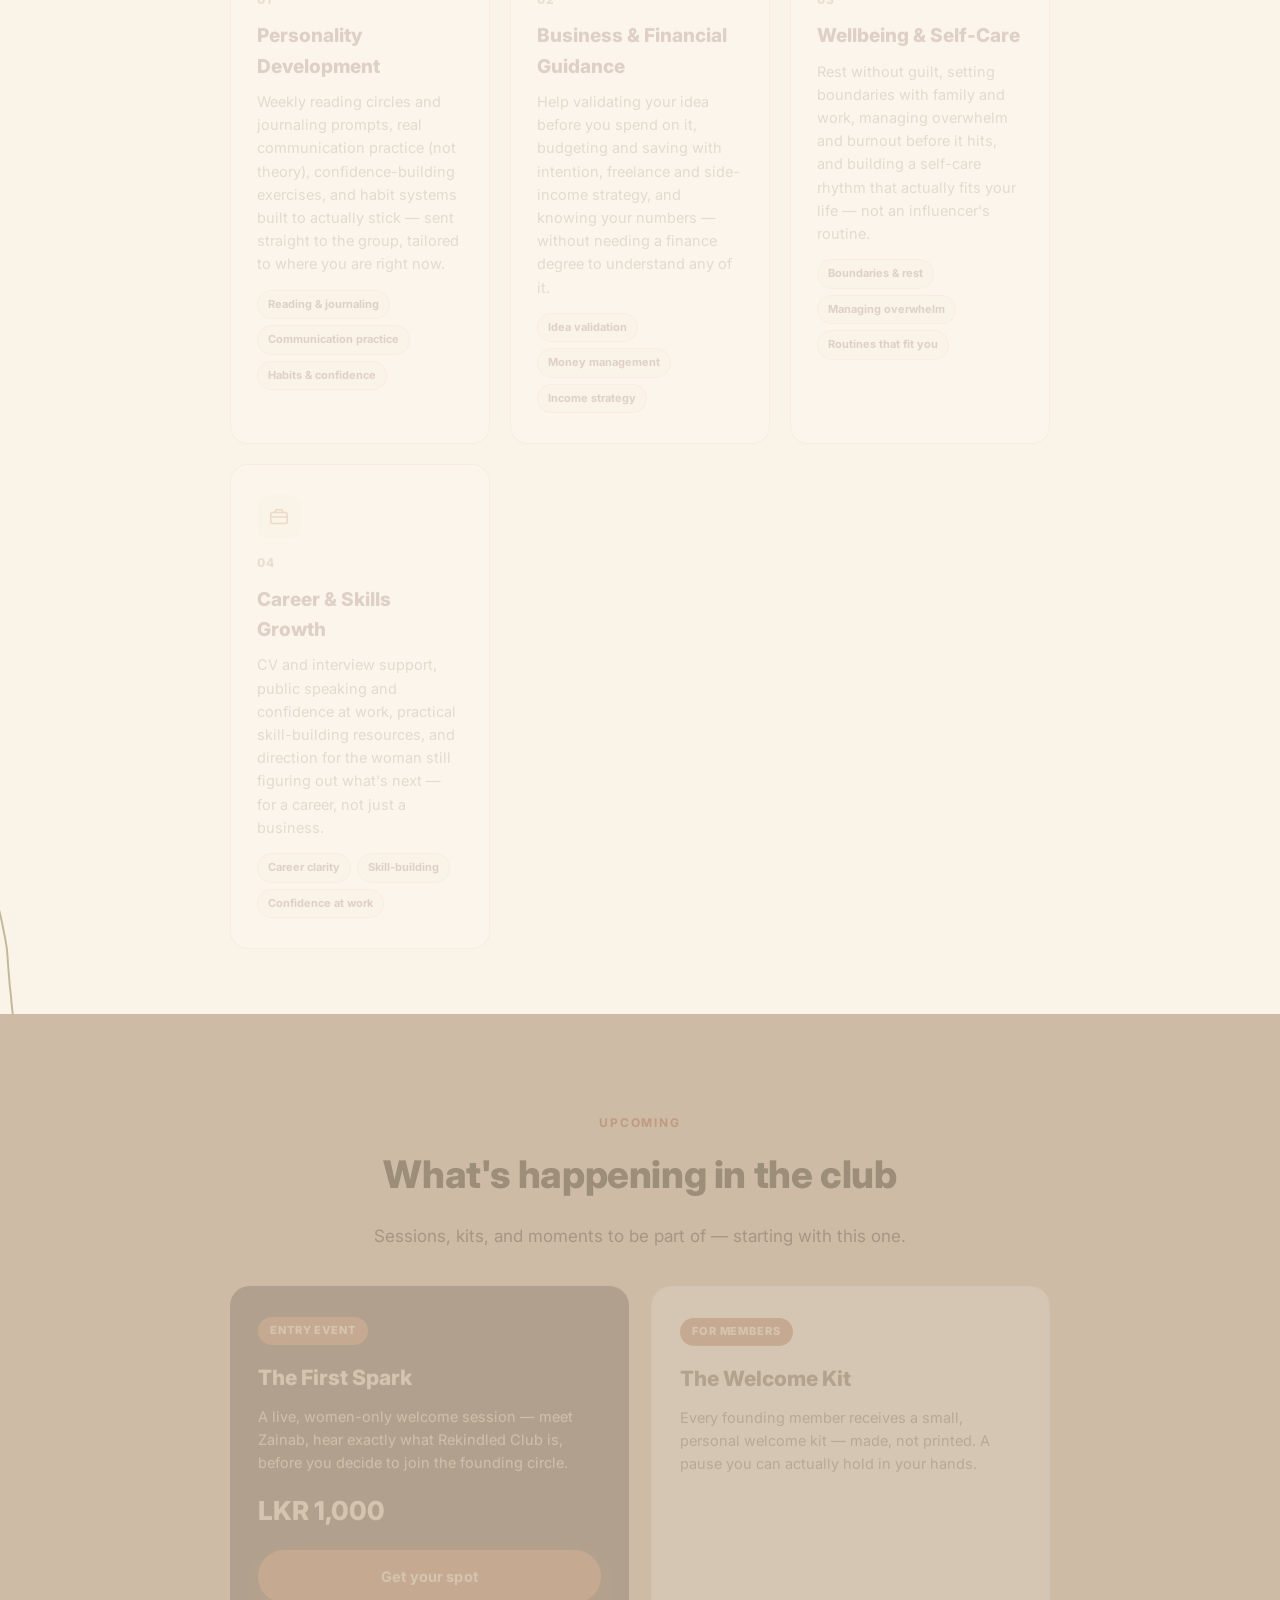
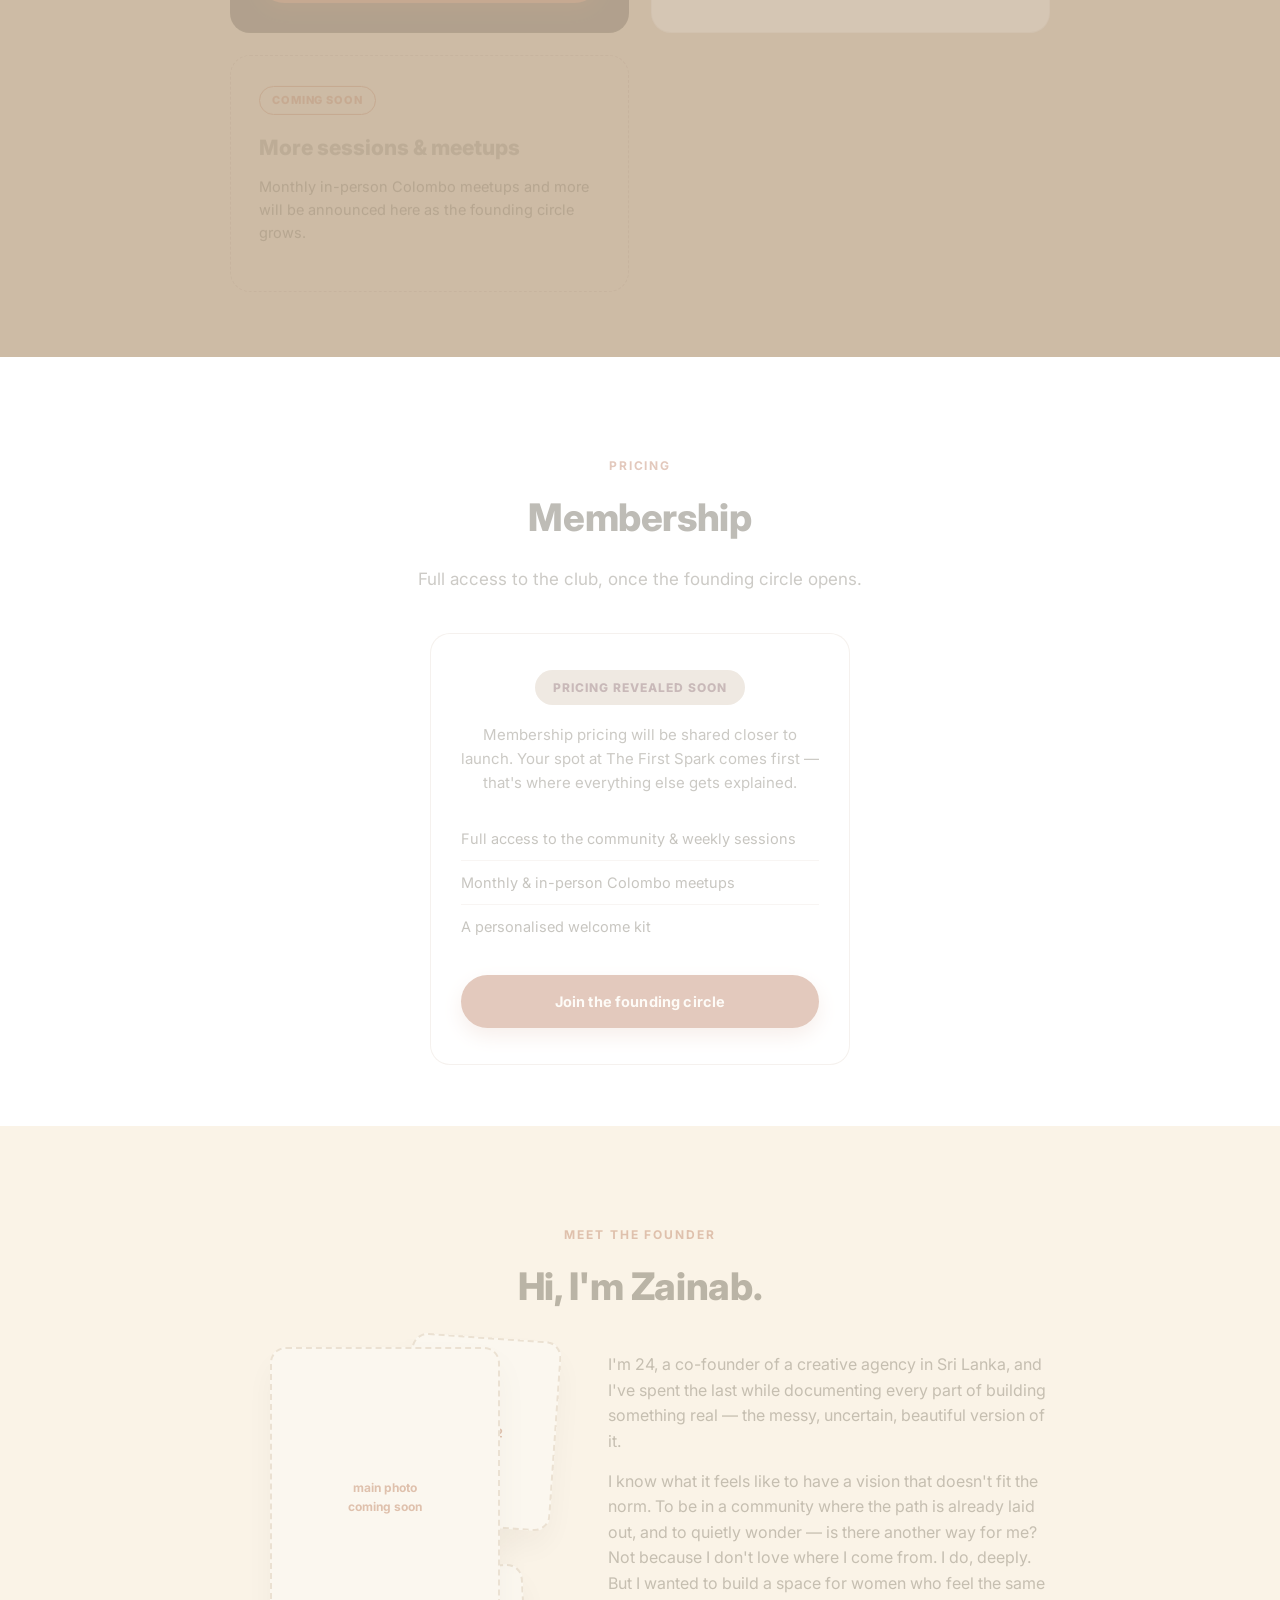
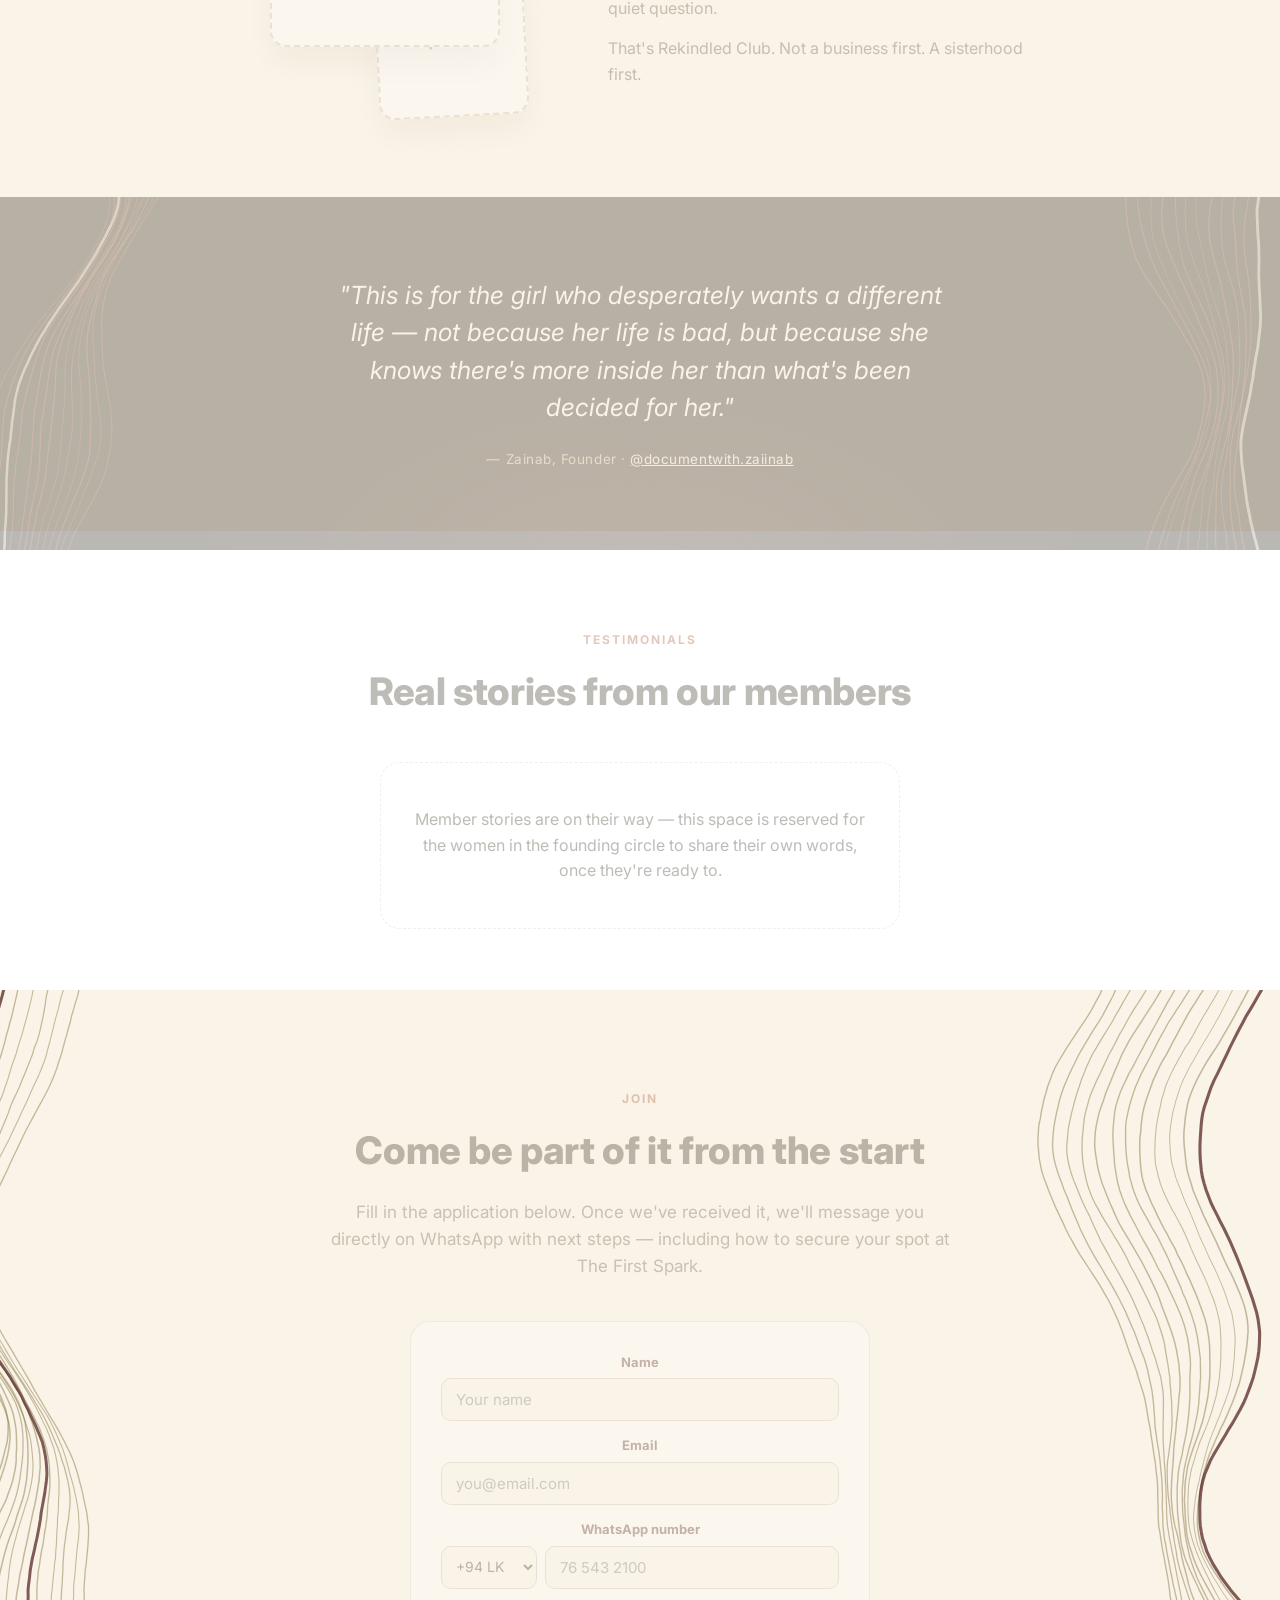
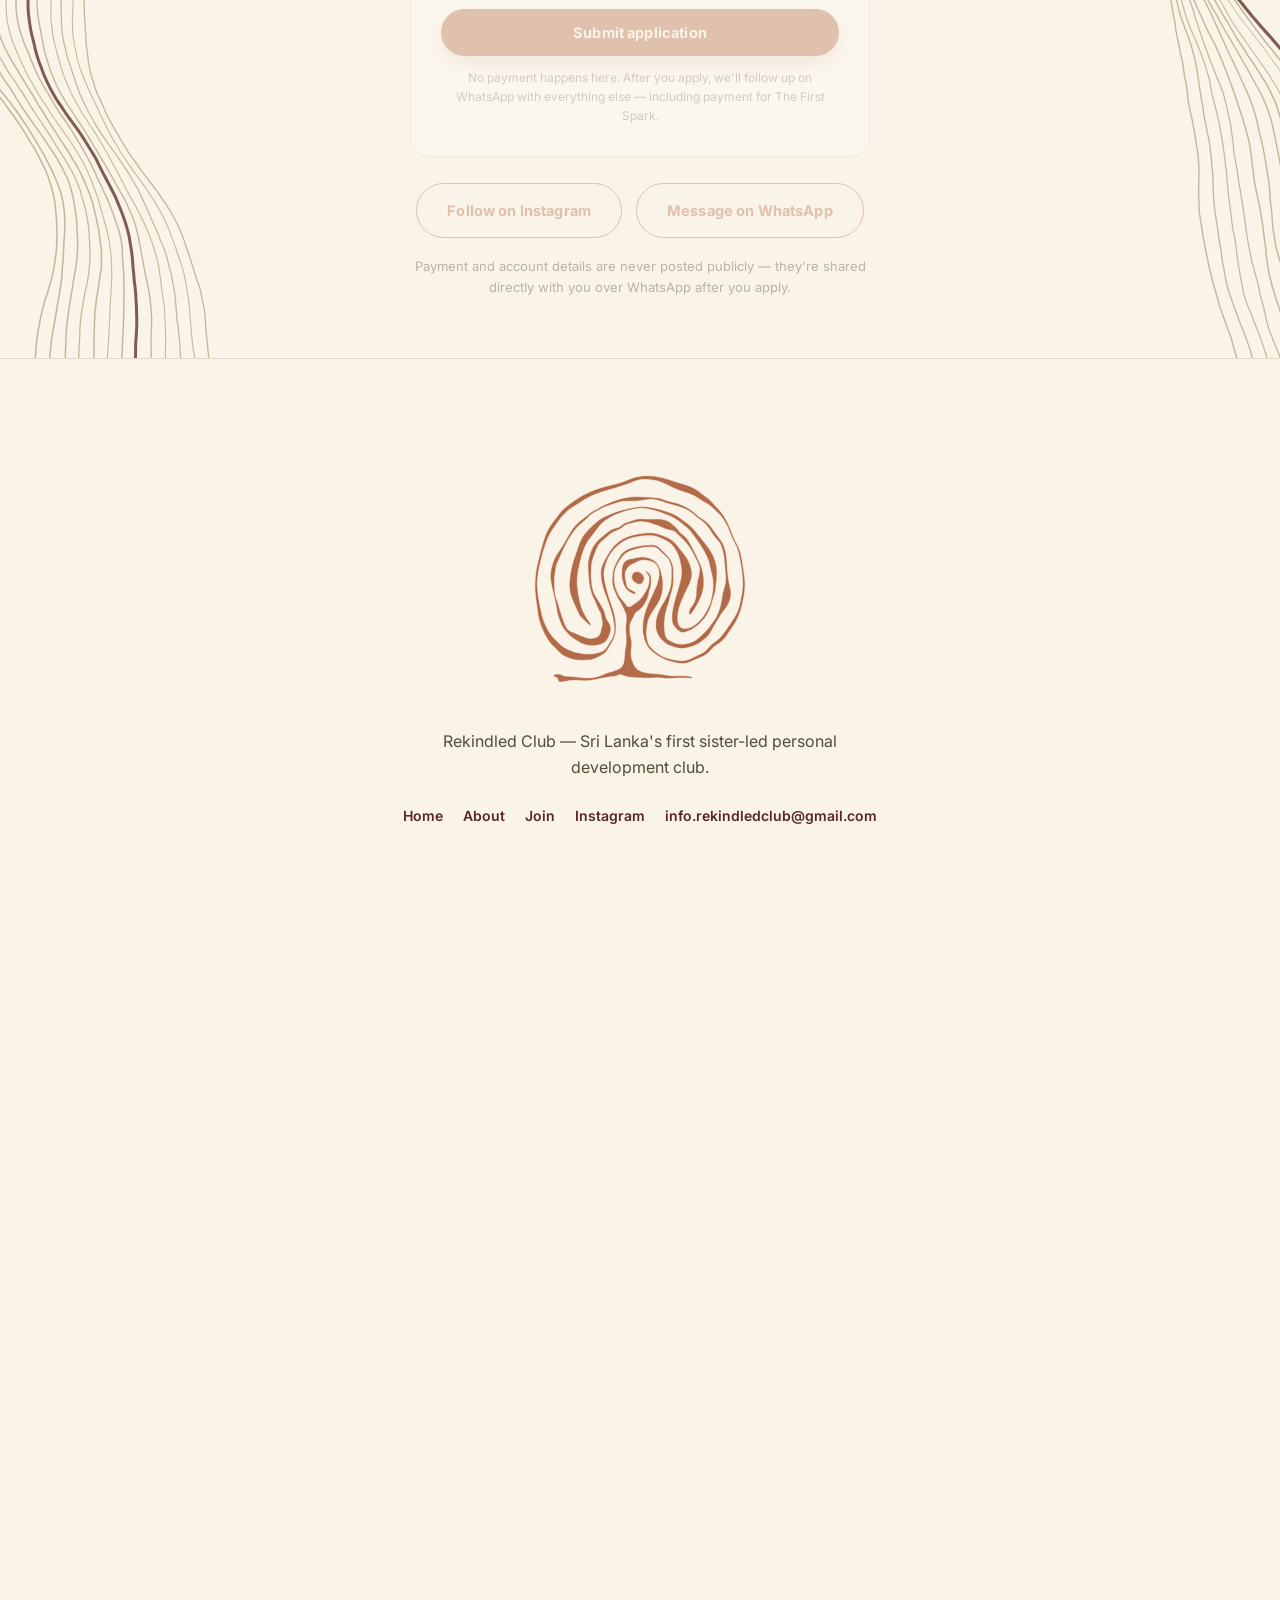
<file: join.html>
<!DOCTYPE html>
<html lang="en">
<head>
<meta charset="UTF-8" />
<meta http-equiv="refresh" content="0; url=index.html#join" />
<link rel="canonical" href="index.html#join" />
<title>Rekindled Club — Join</title>
</head>
<body>
<p>Redirecting to <a href="index.html#join">Rekindled Club — Join</a>…</p>
</body>
</html>
</file>
<file: style.css>
@import url('https://fonts.googleapis.com/css2?family=Inter:ital,wght@0,400;0,500;0,600;0,700;0,800;1,500;1,600&display=swap');

:root{
  --ivory:#FAF3E7;        /* dominant background, lighter */
  --ivory-musing:#CDBBA5; /* secondary light neutral, cards/borders/section bg */
  --maroon:#572826;       /* primary bold accent */
  --rust:#A85732;         /* secondary accent */
  --olive:#8B7F4D;        /* tertiary accent */
  --forest:#362F1C;       /* main text color, not pure black */
  --umber:#2A2219;        /* deepest dark — now used for hero + nav, higher contrast */
  --white:#FFFFFF;
  --near-black:#1C1611;
}
*{box-sizing:border-box;margin:0;padding:0;}
html{scroll-behavior:smooth;}
body{
  font-family:'Inter',-apple-system,BlinkMacSystemFont,"Segoe UI",Roboto,sans-serif;
  background:var(--ivory);
  color:var(--forest);
  line-height:1.6;
}
a{color:inherit;}
section{scroll-margin-top:88px;}

/* NAV — dark floating pill, always high-contrast regardless of section behind it.
   The blurred background lives on a ::before pseudo-element rather than directly on
   nav.sitenav — backdrop-filter (like filter) makes an element a containing block for
   position:fixed descendants, which would trap the mobile full-screen menu overlay
   inside this small pill instead of letting it cover the whole viewport. */
nav.sitenav{
  position:sticky;top:16px;z-index:50;
  display:flex;align-items:center;justify-content:space-between;
  padding:14px 20px 14px 22px;max-width:1100px;margin:16px auto 0;
  border-radius:999px;
  box-shadow:0 10px 30px rgba(28,22,17,0.25);
  transition:padding .3s ease, box-shadow .3s ease;
}
nav.sitenav::before{
  content:"";position:absolute;inset:0;z-index:-1;
  background:rgba(28,22,17,0.92);
  backdrop-filter:blur(8px);
  border-radius:inherit;
}
nav.sitenav.scrolled{padding:10px 20px 10px 22px;box-shadow:0 14px 34px rgba(28,22,17,0.32);}
.brand{display:flex;align-items:center;gap:10px;font-weight:800;letter-spacing:0.01em;color:var(--ivory);text-decoration:none;font-size:16px;white-space:nowrap;}
.brand svg{flex-shrink:0;}
.logo-badge{flex-shrink:0;}
.logo-badge circle{stroke:currentColor;}
.logo-badge-wrap{flex-shrink:0;width:60px;height:60px;border-radius:50%;background:var(--ivory);display:flex;align-items:center;justify-content:center;box-shadow:0 2px 8px rgba(0,0,0,0.25);}
.logo-badge-wrap .logo-badge{height:46px;width:auto;display:block;}
.navlinks{display:flex;align-items:center;gap:22px;}
.navlinks a.page{font-size:13.5px;font-weight:600;text-decoration:none;color:var(--ivory-musing);opacity:0.85;transition:opacity .2s ease,color .2s ease;}
.navlinks a.page.active,.navlinks a.page:hover{opacity:1;color:var(--ivory);}
.navlinks a.follow{
  background:var(--rust);color:var(--ivory);padding:10px 20px;border-radius:999px;
  font-size:13px;text-decoration:none;font-weight:700;letter-spacing:0.01em;
  transition:transform .2s ease, box-shadow .2s ease;display:inline-block;
}
.navlinks a.follow:hover{transform:translateY(-2px);box-shadow:0 8px 18px rgba(168,87,50,0.4);}

/* HAMBURGER — hidden on desktop, shown on mobile; opens a full-screen nav overlay */
.hamburger{display:none;background:none;border:none;cursor:pointer;padding:8px;flex-direction:column;gap:5px;align-items:center;justify-content:center;}
.hamburger span{display:block;width:22px;height:2px;background:var(--ivory);border-radius:2px;}
.nav-close{display:none;}

@media (max-width:760px){
  .hamburger{display:flex;}
  .navlinks{
    position:fixed;inset:0;background:var(--umber);
    display:flex;flex-direction:column;align-items:center;justify-content:center;gap:26px;
    opacity:0;visibility:hidden;transform:translateY(-14px);
    transition:opacity .25s ease, transform .25s ease, visibility 0s linear .25s;
    z-index:200;
  }
  .navlinks.open{
    opacity:1;visibility:visible;transform:translateY(0);
    transition:opacity .25s ease, transform .25s ease, visibility 0s;
  }
  .navlinks a.page{display:block;font-size:22px;font-weight:700;color:var(--ivory);opacity:0.92;}
  .navlinks a.page:hover{opacity:1;}
  .navlinks a.follow{margin-top:8px;}
  .nav-close{
    display:block;position:absolute;top:22px;right:24px;background:none;border:none;
    color:var(--ivory);font-size:34px;line-height:1;cursor:pointer;padding:6px;
  }
}

/* FLAME ICON */
@keyframes flicker{
  0%,100%{transform:scale(1) rotate(0deg);opacity:1;}
  25%{transform:scale(1.05) rotate(-2deg);opacity:0.92;}
  50%{transform:scale(0.97) rotate(1.5deg);opacity:1;}
  75%{transform:scale(1.03) rotate(-1deg);opacity:0.95;}
}
.flame{animation:flicker 3.2s ease-in-out infinite;transform-origin:center bottom;}

/* HERO — dark, bold, high contrast, with a warm glow over soft organic wood-grain linework */
header.hero{
  background:
    radial-gradient(ellipse 900px 480px at 50% -8%, rgba(168,87,50,0.32), transparent 62%),
    url('bg-woodgrain-dark.svg') center/cover no-repeat,
    var(--umber);
  color:var(--ivory);
  text-align:center;padding:70px 28px 90px;margin-top:-72px;padding-top:142px;
  border-radius:0 0 32px 32px;
}
h1.title{
  font-family:'Inter',sans-serif;font-weight:800;
  font-size:clamp(38px,7vw,66px);letter-spacing:-0.02em;line-height:1.04;
  color:var(--ivory);margin-bottom:18px;
}
h1.title .hl{color:var(--rust);}
p.tagline{
  font-size:clamp(16px,2.2vw,19px);color:var(--ivory-musing);
  max-width:540px;margin:0 auto 34px;
}
.divider{width:64px;height:3px;background:var(--rust);margin:56px auto 0;border-radius:3px;}

/* BUTTONS */
.cta-row{display:flex;gap:14px;justify-content:center;flex-wrap:wrap;margin-top:8px;}
.btn{
  display:inline-block;padding:15px 30px;border-radius:999px;text-decoration:none;
  font-size:14.5px;font-weight:700;letter-spacing:0.01em;
  font-family:'Inter',sans-serif;
  transition:transform .18s ease, box-shadow .18s ease, background .18s ease;border:none;cursor:pointer;
}
.btn-primary{background:var(--rust);color:var(--ivory);box-shadow:0 8px 20px rgba(168,87,50,0.3);}
.btn-primary:hover{transform:translateY(-3px);box-shadow:0 14px 26px rgba(168,87,50,0.4);}
.btn-ghost{background:transparent;color:var(--ivory);border:1.5px solid rgba(250,243,231,0.5);}
.btn-ghost:hover{background:rgba(250,243,231,0.1);transform:translateY(-2px);}
.btn-ghost.on-light{color:var(--rust);border-color:var(--rust);}
.btn-ghost.on-light:hover{background:rgba(168,87,50,0.08);}

/* SECTIONS */
section{padding:80px 28px;}
.section-inner{max-width:820px;margin:0 auto;}
.badge{
  display:inline-flex;align-items:center;gap:8px;background:var(--ivory-musing);
  color:var(--maroon);font-size:12px;font-weight:700;letter-spacing:0.06em;text-transform:uppercase;
  padding:8px 16px;border-radius:999px;margin-bottom:20px;
}
.badge::before{content:"";width:6px;height:6px;border-radius:50%;background:var(--rust);}
h2.eyebrow{
  text-transform:uppercase;font-size:12px;letter-spacing:0.16em;color:var(--rust);
  font-weight:700;margin:0 0 12px;text-align:center;
}
h2.headline{font-family:'Inter',sans-serif;font-weight:800;font-size:clamp(26px,4.2vw,38px);color:var(--forest);margin:0 0 18px;text-align:center;letter-spacing:-0.01em;}
p.lede{font-size:17px;color:var(--forest);opacity:0.78;text-align:center;max-width:620px;margin:0 auto 8px;}
.white-block{background:var(--white);}
.center{text-align:center;}

/* VISION / MISSION */
.vm-grid{display:grid;grid-template-columns:1fr 1fr;gap:24px;margin-top:40px;}
.vm-card{background:var(--white);border:1px solid rgba(203,184,165,0.6);border-radius:20px;padding:32px 28px;}
.vm-card h3{font-size:12px;text-transform:uppercase;letter-spacing:0.14em;color:var(--rust);font-weight:800;margin-bottom:14px;}
.vm-card p{font-size:16px;color:var(--forest);opacity:0.85;}
@media (max-width:700px){.vm-grid{grid-template-columns:1fr;}}

/* FEATURES (was "pillars") — soft organic wood-grain wash in the margins */
#features{
  background: url('bg-woodgrain-light.svg') center/cover no-repeat, var(--ivory);
}
.features-grid{display:grid;grid-template-columns:repeat(auto-fit,minmax(240px,1fr));gap:20px;margin-top:36px;}
.feature-card{
  background:var(--white);border:1px solid rgba(203,184,165,0.6);border-radius:18px;padding:30px 26px;text-align:left;
  transition:transform .22s ease, box-shadow .22s ease, border-color .22s ease;
}
.feature-card:hover{transform:translateY(-5px);box-shadow:0 16px 32px rgba(54,47,28,0.1);border-color:var(--rust);}
.feature-card .ficon{
  width:44px;height:44px;border-radius:12px;background:var(--ivory);color:var(--rust);
  display:flex;align-items:center;justify-content:center;margin-bottom:14px;
}
.feature-card .ficon svg{width:22px;height:22px;}
.feature-card .num{font-size:12px;color:var(--olive);font-weight:800;letter-spacing:0.08em;margin-bottom:12px;}
.feature-card h3{margin:0 0 8px;font-family:'Inter',sans-serif;font-weight:800;font-size:19px;color:var(--maroon);}
.feature-card p{margin:0 0 14px;font-size:14.5px;color:var(--forest);opacity:0.75;}
.feature-tags{display:flex;flex-wrap:wrap;gap:6px;}
.feature-tags span{font-size:11px;font-weight:700;background:var(--ivory);color:var(--maroon);padding:5px 10px;border-radius:999px;border:1px solid rgba(87,40,38,0.15);}

/* MOBILE — Features becomes a swipeable card slider with dot pagination, like the reference */
.slider-dots{display:none;justify-content:center;gap:8px;margin-top:20px;}
.slider-dots .dot{width:7px;height:7px;border-radius:50%;background:var(--ivory-musing);transition:background .2s ease, transform .2s ease;}
.slider-dots .dot.active{background:var(--rust);transform:scale(1.35);}
@media (max-width:700px){
  .features-grid{
    display:flex;flex-wrap:nowrap;overflow-x:auto;scroll-snap-type:x mandatory;
    gap:16px;margin-top:32px;padding:4px 4px 10px;
    -webkit-overflow-scrolling:touch;scrollbar-width:none;
  }
  .features-grid::-webkit-scrollbar{display:none;}
  .feature-card{flex:0 0 82%;scroll-snap-align:center;}
  .slider-dots{display:flex;}
}

/* UPCOMING / EVENTS */
.upcoming{background:var(--ivory-musing);}
.event-grid{display:grid;grid-template-columns:repeat(auto-fit,minmax(280px,1fr));gap:22px;margin-top:40px;}
.event-card{
  background:var(--white);border-radius:20px;padding:30px 28px;text-align:left;
  border:1px solid rgba(87,40,38,0.12);position:relative;
}
.event-card.highlight{background:var(--umber);color:var(--ivory);border:none;}
.event-tag{display:inline-block;font-size:11px;font-weight:800;letter-spacing:0.08em;text-transform:uppercase;
  background:var(--rust);color:var(--ivory);padding:5px 12px;border-radius:999px;margin-bottom:16px;}
.event-card.highlight .event-tag{background:var(--rust);}
.event-card h3{font-family:'Inter',sans-serif;font-weight:800;font-size:21px;margin-bottom:10px;}
.event-card p{font-size:14.5px;opacity:0.85;margin-bottom:16px;}
.event-price{font-size:26px;font-weight:800;margin-bottom:18px;}
.event-price span{font-size:13px;font-weight:600;opacity:0.7;}
.event-card.soon{display:flex;flex-direction:column;align-items:flex-start;justify-content:center;background:transparent;border:1.5px dashed rgba(87,40,38,0.25);}
.event-card.soon h3{color:var(--forest);opacity:0.6;}

/* PRICING */
.pricing-card{
  background:var(--white);border:1px solid rgba(203,184,165,0.6);border-radius:20px;padding:36px 30px;text-align:center;
  max-width:420px;margin:40px auto 0;
}
.coming-soon-badge{
  display:inline-block;background:var(--ivory-musing);color:var(--maroon);font-size:12px;font-weight:800;
  letter-spacing:0.08em;text-transform:uppercase;padding:8px 18px;border-radius:999px;margin-bottom:18px;
}
.pricing-card .big{font-size:15px;color:var(--forest);opacity:0.8;margin-bottom:22px;line-height:1.6;}
.pricing-card ul{list-style:none;text-align:left;margin:0 0 26px;padding:0;}
.pricing-card li{padding:10px 0;border-top:1px solid rgba(203,184,165,0.5);font-size:14.5px;color:var(--forest);opacity:0.85;}
.pricing-card li:first-child{border-top:none;}

/* FOUNDER — collage */
.founder-wrap{display:grid;grid-template-columns:0.85fr 1.15fr;gap:52px;align-items:center;margin-top:20px;}
.collage{position:relative;height:380px;}
.collage .ph{
  position:absolute;border-radius:16px;border:2px dashed var(--ivory-musing);background:var(--white);
  display:flex;align-items:center;justify-content:center;color:var(--rust);font-size:12px;font-weight:700;
  text-align:center;padding:14px;box-shadow:0 16px 32px rgba(54,47,28,0.12);
}
.collage .ph-main{width:230px;height:300px;top:10px;left:40px;z-index:3;}
.collage .ph-2{width:150px;height:190px;top:0;right:0;z-index:2;transform:rotate(4deg);}
.collage .ph-3{width:150px;height:150px;bottom:0;right:30px;z-index:1;transform:rotate(-3deg);}
.founder-copy h3{font-size:12px;text-transform:uppercase;letter-spacing:0.14em;color:var(--rust);font-weight:800;margin-bottom:12px;}
.founder-copy h2{font-family:'Inter',sans-serif;font-weight:800;font-size:clamp(26px,4vw,34px);margin-bottom:16px;}
.founder-copy p{font-size:16px;color:var(--forest);opacity:0.82;margin-bottom:14px;}
@media (max-width:760px){
  .founder-wrap{grid-template-columns:1fr;}
  /* Collage becomes a swipeable slider on mobile, same pattern as the Features cards —
     the absolute-positioned desktop collage doesn't fit narrow screens without overflowing. */
  .collage{
    height:300px;position:static;margin:0;max-width:100%;
    display:flex;flex-wrap:nowrap;overflow-x:auto;scroll-snap-type:x mandatory;
    gap:16px;padding:4px 4px 10px;
    -webkit-overflow-scrolling:touch;scrollbar-width:none;
  }
  .collage::-webkit-scrollbar{display:none;}
  .collage .ph{
    position:static;flex:0 0 78%;scroll-snap-align:center;
    width:auto;height:100%;margin:0;transform:none;
  }
  .founder-dots{margin-top:16px;}
}

/* TESTIMONIALS placeholder */
.testimonial-soon{
  max-width:520px;margin:40px auto 0;text-align:center;border:1.5px dashed rgba(87,40,38,0.25);
  border-radius:20px;padding:44px 30px;color:var(--forest);opacity:0.75;
}

/* FOUNDER QUOTE */
.founder-quote{
  background:
    radial-gradient(ellipse 700px 380px at 50% 110%, rgba(168,87,50,0.22), transparent 65%),
    url('bg-woodgrain-dark.svg') center/cover no-repeat,
    var(--umber);
  color:var(--ivory);
}
.founder-quote blockquote{font-style:italic;font-size:clamp(19px,3vw,25px);max-width:640px;margin:0 auto 22px;text-align:center;line-height:1.5;}
.founder-quote .byline{text-align:center;font-size:13.5px;letter-spacing:0.04em;color:var(--ivory-musing);opacity:0.9;}
.founder-quote .byline a{text-decoration:underline;color:var(--ivory);}

/* JOIN / APPLICATION FORM — soft organic wood-grain wash in the margins */
#join{
  background: url('bg-woodgrain-light.svg') center/cover no-repeat, var(--ivory);
}
.leadform{max-width:460px;margin:40px auto 0;background:var(--white);border:1px solid rgba(203,184,165,0.6);border-radius:20px;padding:30px;}
.leadform label{display:block;font-size:13px;font-weight:700;color:var(--maroon);margin:14px 0 6px;}
.leadform label:first-child{margin-top:0;}
.leadform input{width:100%;padding:11px 14px;border:1px solid var(--ivory-musing);border-radius:10px;font-size:15px;font-family:inherit;background:var(--ivory);color:var(--forest);}
.leadform input:focus{outline:2px solid var(--rust);outline-offset:1px;}
.leadform button{width:100%;margin-top:20px;}
.leadform .note{font-size:12px;color:var(--forest);opacity:0.65;margin-top:12px;text-align:center;}

/* WhatsApp field — country code + number side by side, styled to match the other inputs */
.leadform select{width:100%;padding:11px 10px;border:1px solid var(--ivory-musing);border-radius:10px;font-size:14px;font-family:inherit;background:var(--ivory);color:var(--forest);}
.whatsapp-row{display:flex;gap:8px;}
.whatsapp-row .whatsapp-code{flex:0 0 96px;}
.whatsapp-row input{flex:1;min-width:0;}

/* Brevo anti-spam honeypot field — must stay present but invisible to real visitors */
.input--hidden{position:absolute;left:-9999px;width:1px;height:1px;overflow:hidden;}

/* Join form success/error messages — hidden by default, shown by adding .is-visible
   (toggled from submitJoinForm() in script.js once the real submit result is known). */
.leadform-msg{display:none;max-width:460px;margin:0 auto 18px;padding:14px 18px;border-radius:12px;font-size:14px;line-height:1.5;text-align:left;}
.leadform-msg.is-visible{display:block;}
.leadform-msg--success{background:#e7faf0;color:#085229;border:1px solid #13ce66;}
.leadform-msg--error{background:#ffeded;color:#661d1d;border:1px solid #ff4949;}

.leadform button[disabled]{opacity:0.6;cursor:not-allowed;}

.join-links{display:flex;gap:14px;justify-content:center;flex-wrap:wrap;margin-top:26px;}
.payment-note{max-width:460px;margin:18px auto 0;font-size:13px;color:var(--forest);opacity:0.7;text-align:center;}

/* FOOTER */
footer{padding:100px 28px 70px;text-align:center;font-size:15px;color:var(--forest);border-top:1px solid rgba(87,40,38,0.15);background:var(--ivory);}
footer .footer-logo{display:block;margin:0 auto 30px;height:240px;width:auto;}
footer p{font-size:16px;max-width:440px;margin:0 auto;opacity:0.85;}
footer a{text-decoration:none;color:var(--maroon);font-weight:600;}
footer .footlinks{margin-top:24px;display:flex;gap:20px;justify-content:center;flex-wrap:wrap;font-size:14px;}

@media (max-width:520px){
  footer{padding:70px 20px 48px;}
  footer .footer-logo{height:160px;margin-bottom:22px;}
}

/* SCROLL REVEAL — progressive enhancement: everything is visible by default.
   script.js "arms" these elements (adds .reveal-armed) only once it has actually
   loaded and run, THEN animates them in via IntersectionObserver. If script.js
   ever fails to load, nothing gets armed, so the page stays fully visible and
   static instead of breaking or hiding content. */
.reveal, .reveal-stagger{opacity:1;transform:none;}
.reveal.reveal-armed{opacity:0;transform:translateY(28px);transition:opacity .8s ease, transform .8s ease;}
.reveal.reveal-armed.visible{opacity:1;transform:none;}

.reveal-stagger .feature-card, .reveal-stagger .event-card{opacity:1;transform:none;}
.reveal-stagger.reveal-armed .feature-card, .reveal-stagger.reveal-armed .event-card{opacity:0;transform:translateY(18px);transition:opacity .6s ease, transform .6s ease;}
.reveal-stagger.reveal-armed.visible .feature-card:nth-child(1),.reveal-stagger.reveal-armed.visible .event-card:nth-child(1){transition-delay:.05s;}
.reveal-stagger.reveal-armed.visible .feature-card:nth-child(2),.reveal-stagger.reveal-armed.visible .event-card:nth-child(2){transition-delay:.15s;}
.reveal-stagger.reveal-armed.visible .feature-card:nth-child(3),.reveal-stagger.reveal-armed.visible .event-card:nth-child(3){transition-delay:.25s;}
.reveal-stagger.reveal-armed.visible .feature-card:nth-child(4){transition-delay:.35s;}
.reveal-stagger.reveal-armed.visible .feature-card,
.reveal-stagger.reveal-armed.visible .event-card{opacity:1;transform:none;}

@media (max-width:520px){
  nav.sitenav{padding:10px 14px;margin:10px auto 0;}
  .brand{font-size:14px;gap:8px;}
  .logo-badge-wrap{width:50px;height:50px;}
  .logo-badge-wrap .logo-badge{height:38px;}
  header.hero{padding-top:120px;padding-bottom:70px;}
  section{padding:56px 18px;}
}

/* WOOD-GRAIN BACKGROUNDS ON MOBILE — the linework sits near the left/right edges of the
   source image (by design, so it stays out of the way of centered text on desktop). On a
   narrow phone screen, background-size:cover zooms in so much that a centered crop lands
   right on the empty middle of the image, so the texture appears to vanish. Shifting the
   crop toward one edge on mobile brings it back into view. Placed at the very end of the
   file so it wins the cascade over the earlier unconditional background rules. */
@media (max-width:760px){
  header.hero{background-position: center, 10% center;}
  .founder-quote{background-position: center, 90% center;}
  #features{background-position: 10% center;}
  #join{background-position: 90% center;}
}
</file>
